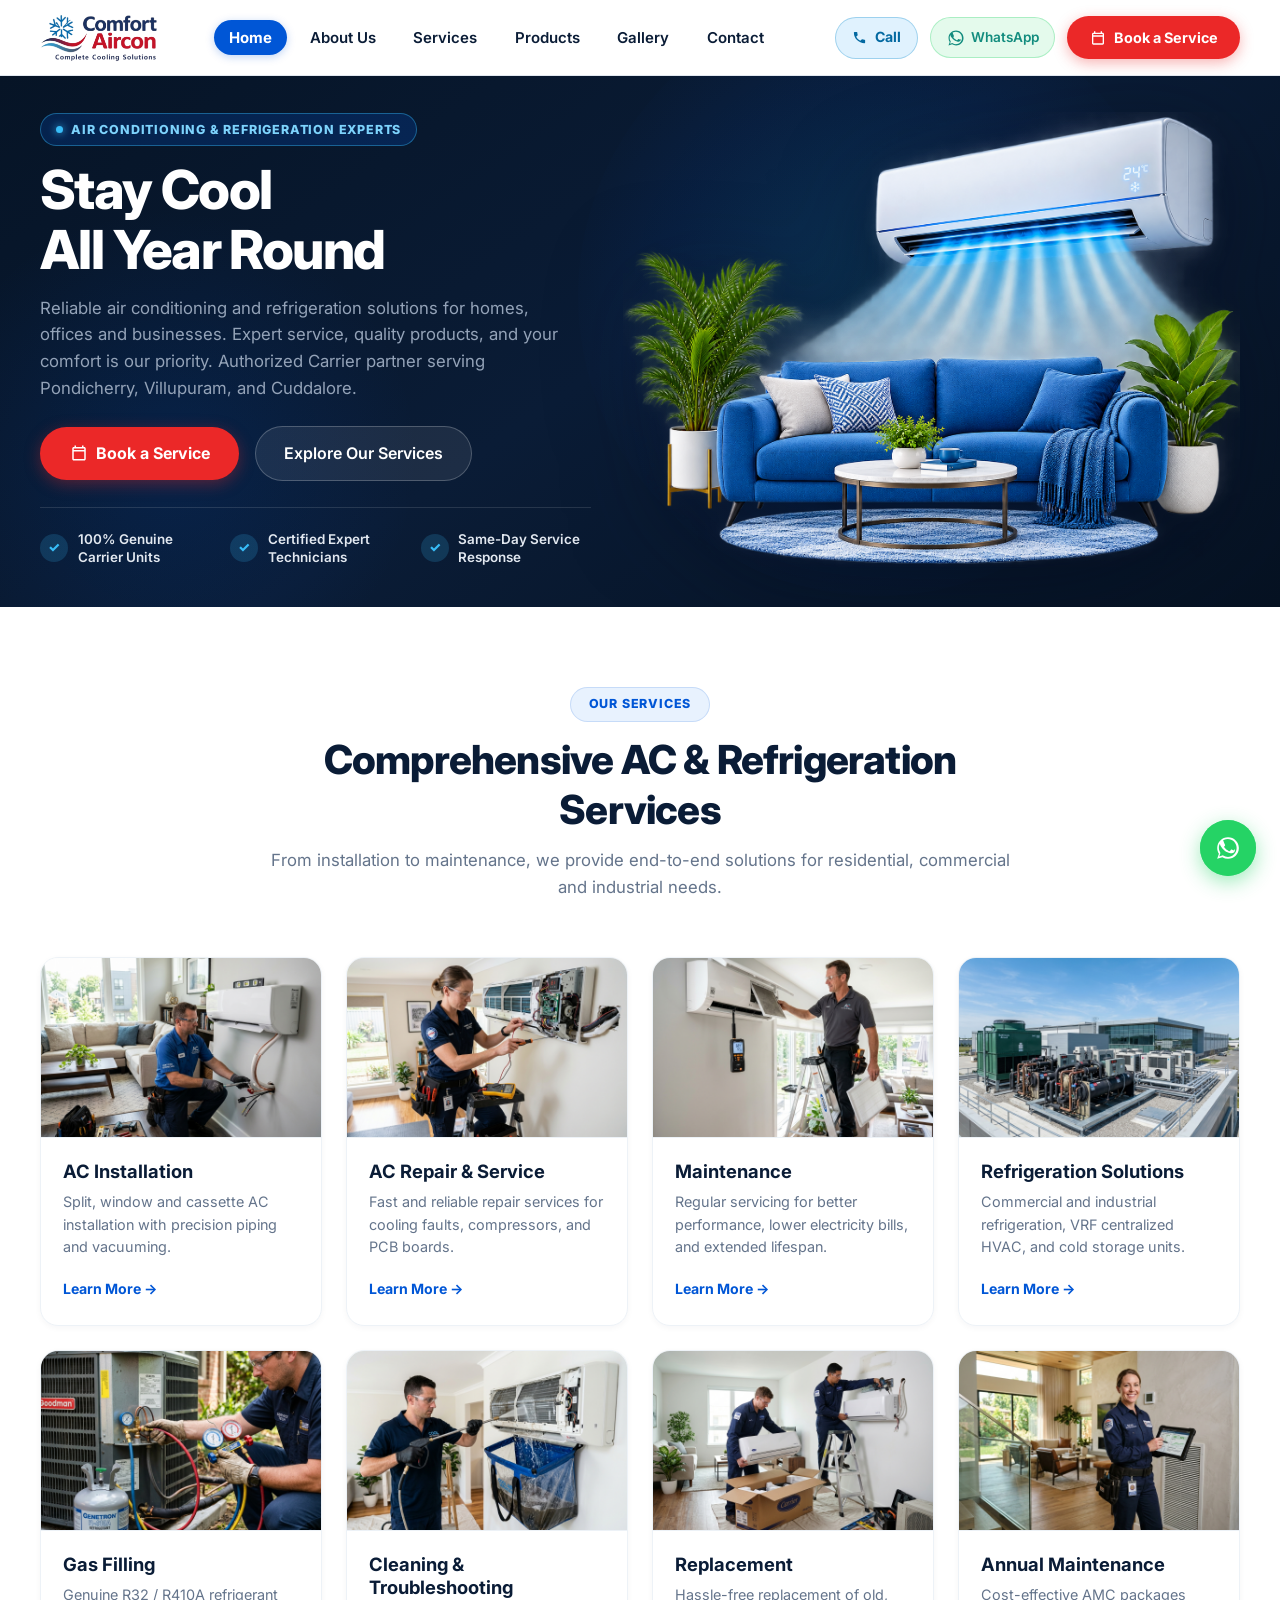
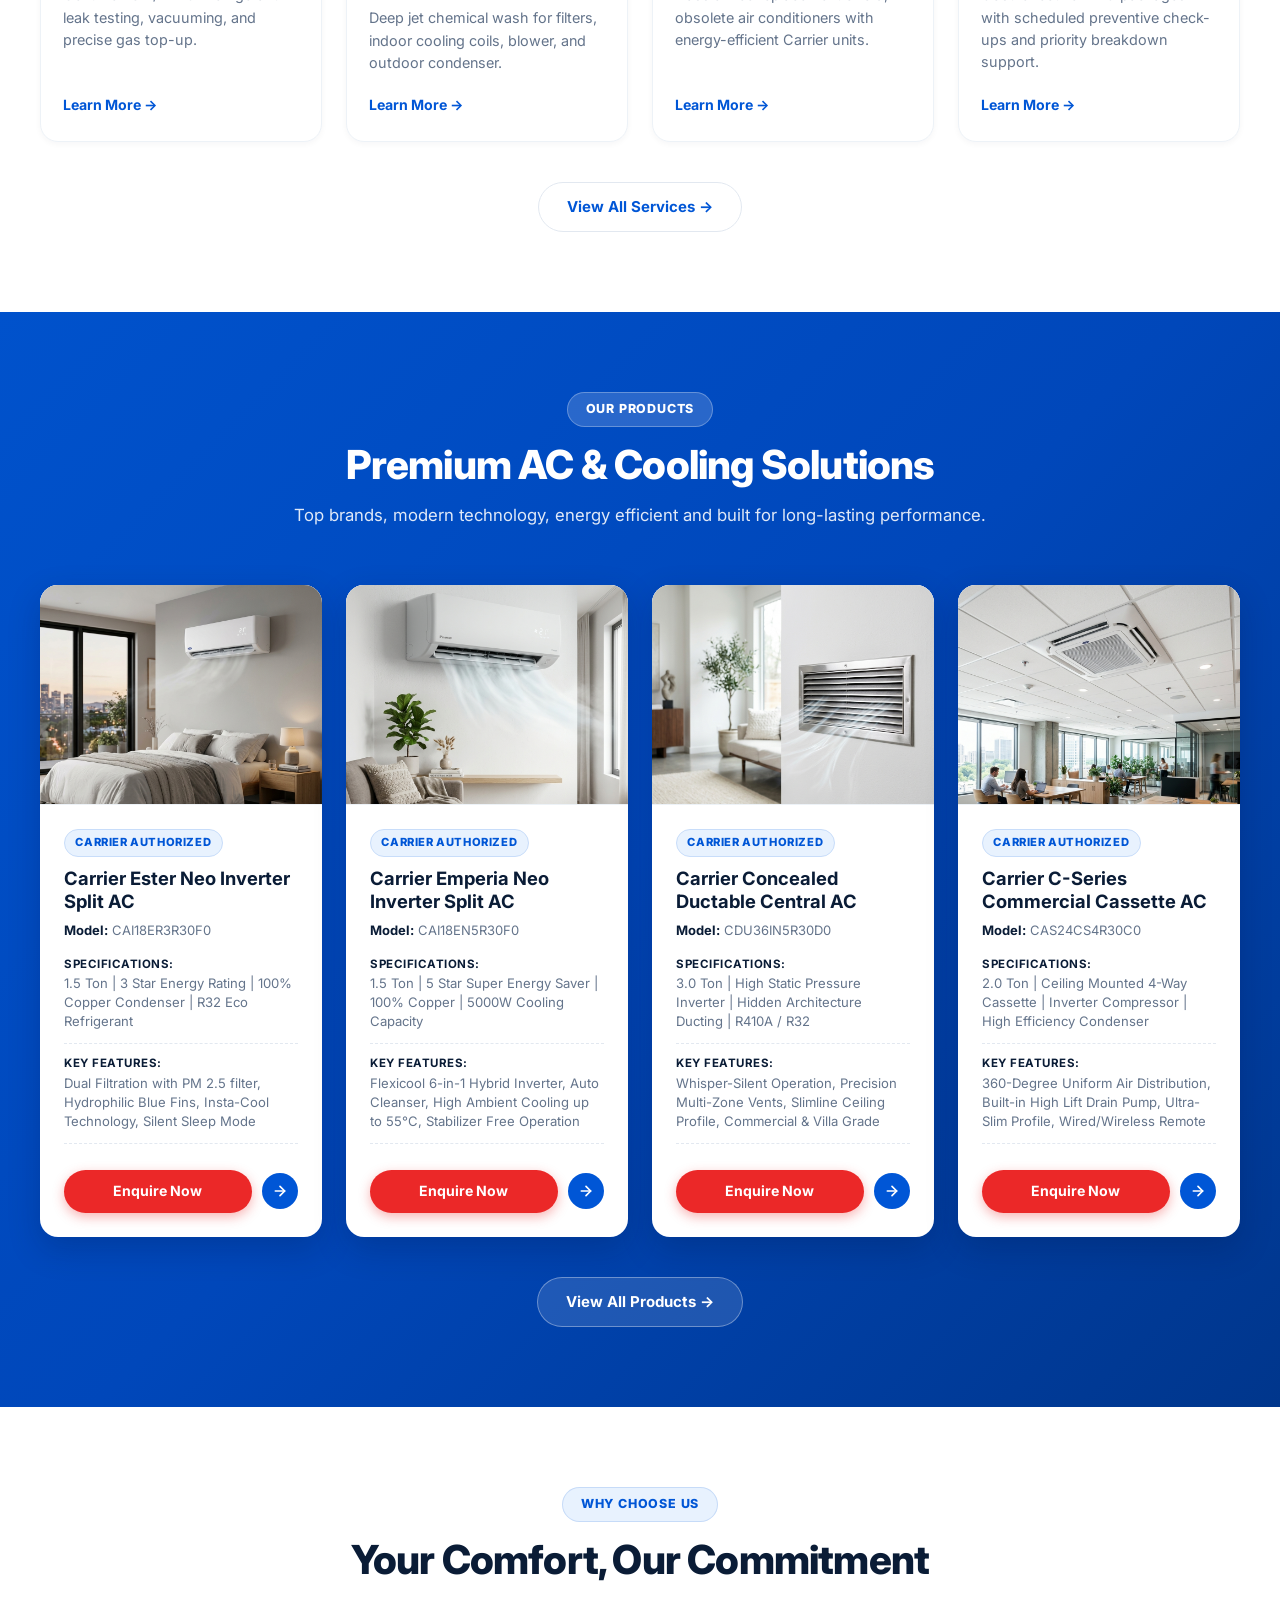
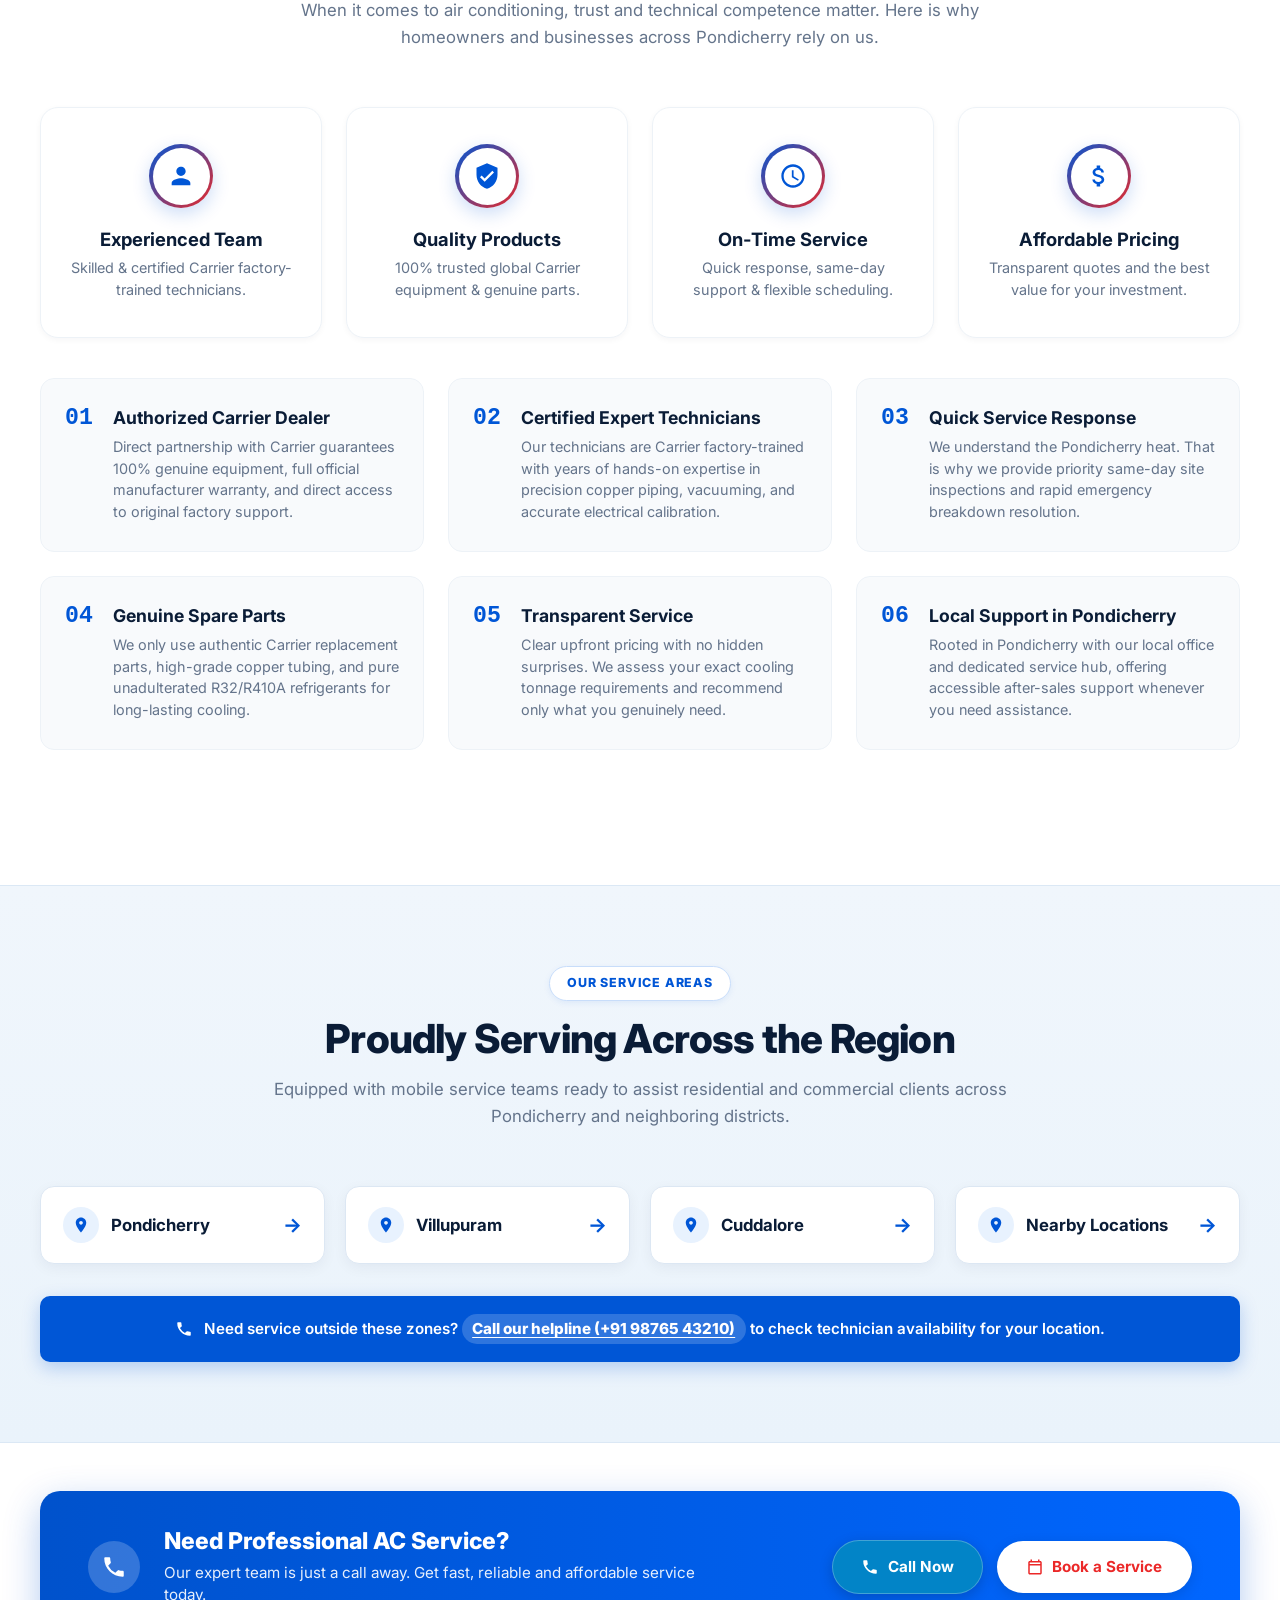
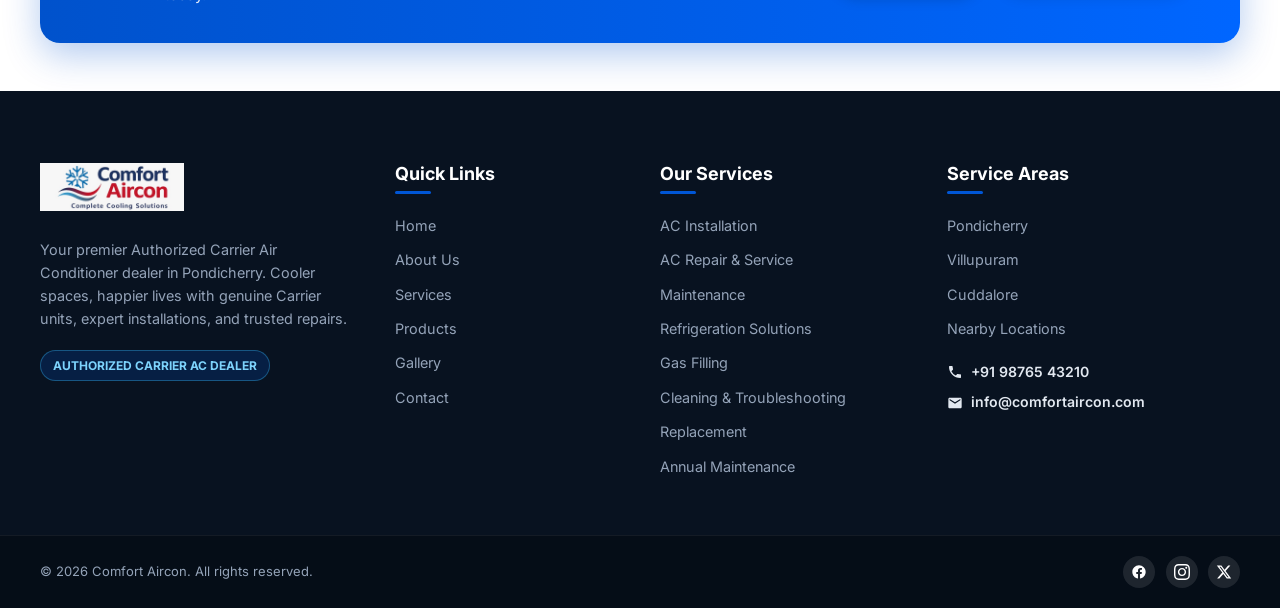
<file: index.html>
<!DOCTYPE html>
<html lang="en">

<head>
  <meta charset="UTF-8" />
  <meta name="viewport" content="width=device-width, initial-scale=1.0, maximum-scale=1.0, user-scalable=no, viewport-fit=cover" />
  <title>Comfort Aircon | Carrier AC Dealer &amp; AC Services in Pondicherry</title>
  <meta name="description"
    content="Authorized Carrier AC dealer and trusted AC service center in Pondicherry. Expert AC installation, repair, gas filling, maintenance and AMC in Pondicherry, Villupuram, and Cuddalore." />
  <meta name="keywords"
    content="Carrier AC dealer Pondicherry, AC service Pondicherry, AC installation, AC repair Pondicherry, Carrier inverter AC, AC gas filling Pondicherry, Villupuram, Cuddalore" />

  <!-- Open Graph Meta Tags -->
  <meta property="og:title" content="Comfort Aircon | Carrier AC Dealer &amp; AC Services in Pondicherry" />
  <meta property="og:description"
    content="Authorized Carrier AC dealer in Pondicherry. Fast AC installation, repair, gas filling, and preventive maintenance across Pondicherry, Villupuram, and Cuddalore." />
  <meta property="og:type" content="website" />
  <meta property="og:url" content="https://comfortaircon.com/" />
  <meta property="og:image" content="assets/images/herobanner.png" />

  <!-- Google Font: Inter -->
  <link rel="preconnect" href="https://fonts.googleapis.com" />
  <link rel="preconnect" href="https://fonts.gstatic.com" crossorigin />
  <link href="https://fonts.googleapis.com/css2?family=Inter:wght@400;500;600;700;800&display=swap" rel="stylesheet" />

  <!-- Stylesheet -->
  <link rel="stylesheet" href="css/style.css" />

  <!-- LocalBusiness Schema (JSON-LD) for SEO -->
  <script type="application/ld+json">
  {
    "@context": "https://schema.org",
    "@type": "HVACBusiness",
    "name": "Comfort Aircon",
    "image": "assets/images/logo.png",
    "description": "Authorized Carrier Air Conditioners dealer and multi-brand AC repair and maintenance service specialist in Pondicherry.",
    "address": {
      "@type": "PostalAddress",
      "streetAddress": "No. 45, Anna Salai, Near New Bus Stand",
      "addressLocality": "Pondicherry",
      "postalCode": "605001",
      "addressRegion": "Tamil Nadu / Puducherry",
      "addressCountry": "IN"
    },
    "geo": {
      "@type": "GeoCoordinates",
      "latitude": "11.9340",
      "longitude": "79.8306"
    },
    "telephone": "+919876543210",
    "email": "info@comfortaircon.com",
    "priceRange": "$$",
    "openingHoursSpecification": [
      {
        "@type": "OpeningHoursSpecification",
        "dayOfWeek": ["Monday", "Tuesday", "Wednesday", "Thursday", "Friday", "Saturday"],
        "opens": "09:00",
        "closes": "20:00"
      },
      {
        "@type": "OpeningHoursSpecification",
        "dayOfWeek": "Sunday",
        "opens": "10:00",
        "closes": "14:00"
      }
    ],
    "areaServed": [
      "Pondicherry",
      "Villupuram",
      "Cuddalore"
    ]
  }
  </script>
</head>

<body>

  <!-- Injected Header by layout.js -->
  <div id="site-header"></div>

  <!-- Main Home Page Content -->
  <main class="site-main">

    <!-- 1. HERO / BANNER SECTION (Modern & Bold Dark Hero) -->
    <section class="hero-section" id="hero" aria-labelledby="hero-heading">
      <div class="container hero-grid">
        <div class="hero-content reveal-on-scroll">
          <div class="hero-tag-pill">
            <span class="pill-dot" aria-hidden="true"></span>
            <span>AIR CONDITIONING &amp; REFRIGERATION EXPERTS</span>
          </div>

          <h1 id="hero-heading" class="hero-title">
            Stay Cool <br />
            <span class="hero-title-accent">All Year Round</span>
          </h1>

          <p class="hero-description">
            Reliable air conditioning and refrigeration solutions for homes, offices and businesses. Expert service,
            quality products, and your comfort is our priority. Authorized Carrier partner serving Pondicherry,
            Villupuram, and Cuddalore.
          </p>

          <div class="hero-cta-group">
            <button type="button" class="btn btn-pill-red" data-action="open-enquiry" aria-label="Book a Service">
              <svg xmlns="http://www.w3.org/2000/svg" viewBox="0 0 24 24" width="18" height="18" fill="currentColor"
                aria-hidden="true">
                <path d="M19 4h-1V2h-2v2H8V2H6v2H5c-1.11 0-1.99.9-1.99 2L3 20c0 1.1.89 2 2 2h14c1.1 0 2-.9 2-2V6c0-1.1-.9-2-2-2zm0 16H5V10h14v10zm0-12H5V6h14v2z" />
              </svg>
              <span>Book a Service</span>
            </button>
            <a href="#services" class="btn btn-pill-dark" aria-label="Explore Our Services">
              <span>Explore Our Services</span>
            </a>
          </div>

          <!-- Key Highlights Strip -->
          <div class="hero-features-strip">
            <div class="hero-feature-item">
              <div class="hero-feature-icon" aria-hidden="true">✓</div>
              <span class="hero-feature-text">100% Genuine Carrier Units</span>
            </div>
            <div class="hero-feature-item">
              <div class="hero-feature-icon" aria-hidden="true">✓</div>
              <span class="hero-feature-text">Certified Expert Technicians</span>
            </div>
            <div class="hero-feature-item">
              <div class="hero-feature-icon" aria-hidden="true">✓</div>
              <span class="hero-feature-text">Same-Day Service Response</span>
            </div>
          </div>
        </div>

        <div class="hero-media reveal-on-scroll">
          <div class="hero-banner-wrapper">
            <img src="assets/images/herobanner.png"
              alt="Stay Cool All Year Round - Carrier Split Air Conditioner cooling living room with royal blue sofa"
              class="hero-banner-png" width="720" height="530" />
          </div>
        </div>
      </div>
    </section>

    <!-- 2. SERVICES OVERVIEW SECTION -->
    <section class="services-section section-padding" id="services" aria-labelledby="services-heading">
      <div class="container">
        <div class="section-header reveal-on-scroll">
          <span class="section-tag-pill">OUR SERVICES</span>
          <h2 id="services-heading" class="section-title">Comprehensive AC &amp; Refrigeration Services</h2>
          <p class="section-desc">
            From installation to maintenance, we provide end-to-end solutions for residential, commercial and industrial
            needs.
          </p>
        </div>

        <!-- 8 Service Cards matching the clean card design in reference image -->
        <div class="services-grid">
          <!-- 1. AC Installation -->
          <article class="service-card-modern reveal-item">
            <div class="service-card-image-wrap">
              <img src="assets/images/service-installation.jpg" alt="AC Installation" class="service-card-img"
                loading="lazy" width="400" height="240" />
            </div>
            <div class="service-card-body">
              <h3 class="service-name">AC Installation</h3>
              <p class="service-desc">Split, window and cassette AC installation with precision piping and vacuuming.
              </p>
              <a href="services.html" class="service-link">Learn More &rarr;</a>
            </div>
          </article>

          <!-- 2. AC Repair & Service -->
          <article class="service-card-modern reveal-item">
            <div class="service-card-image-wrap">
              <img src="assets/images/service-repair.jpg" alt="AC Repair and Service" class="service-card-img"
                loading="lazy" width="400" height="240" />
            </div>
            <div class="service-card-body">
              <h3 class="service-name">AC Repair &amp; Service</h3>
              <p class="service-desc">Fast and reliable repair services for cooling faults, compressors, and PCB boards.
              </p>
              <a href="services.html" class="service-link">Learn More &rarr;</a>
            </div>
          </article>

          <!-- 3. Maintenance -->
          <article class="service-card-modern reveal-item">
            <div class="service-card-image-wrap">
              <img src="assets/images/service-maintenance.jpg" alt="AC Maintenance" class="service-card-img"
                loading="lazy" width="400" height="240" />
            </div>
            <div class="service-card-body">
              <h3 class="service-name">Maintenance</h3>
              <p class="service-desc">Regular servicing for better performance, lower electricity bills, and extended
                lifespan.</p>
              <a href="services.html" class="service-link">Learn More &rarr;</a>
            </div>
          </article>

          <!-- 4. Refrigeration Solutions -->
          <article class="service-card-modern reveal-item">
            <div class="service-card-image-wrap">
              <img src="assets/images/service-refrigeration.jpg" alt="Refrigeration Solutions" class="service-card-img"
                loading="lazy" width="400" height="240" />
            </div>
            <div class="service-card-body">
              <h3 class="service-name">Refrigeration Solutions</h3>
              <p class="service-desc">Commercial and industrial refrigeration, VRF centralized HVAC, and cold storage
                units.</p>
              <a href="services.html" class="service-link">Learn More &rarr;</a>
            </div>
          </article>

          <!-- 5. Gas Filling -->
          <article class="service-card-modern reveal-item">
            <div class="service-card-image-wrap">
              <img src="assets/images/service-gas-filling.jpg" alt="Gas Filling" class="service-card-img" loading="lazy"
                width="400" height="240" />
            </div>
            <div class="service-card-body">
              <h3 class="service-name">Gas Filling</h3>
              <p class="service-desc">Genuine R32 / R410A refrigerant leak testing, vacuuming, and precise gas top-up.
              </p>
              <a href="services.html" class="service-link">Learn More &rarr;</a>
            </div>
          </article>

          <!-- 6. Cleaning & Troubleshooting -->
          <article class="service-card-modern reveal-item">
            <div class="service-card-image-wrap">
              <img src="assets/images/service-cleaning.jpg" alt="Cleaning and Troubleshooting" class="service-card-img"
                loading="lazy" width="400" height="240" />
            </div>
            <div class="service-card-body">
              <h3 class="service-name">Cleaning &amp; Troubleshooting</h3>
              <p class="service-desc">Deep jet chemical wash for filters, indoor cooling coils, blower, and outdoor
                condenser.</p>
              <a href="services.html" class="service-link">Learn More &rarr;</a>
            </div>
          </article>

          <!-- 7. Replacement -->
          <article class="service-card-modern reveal-item">
            <div class="service-card-image-wrap">
              <img src="assets/images/service-replacement.jpg" alt="AC Replacement" class="service-card-img"
                loading="lazy" width="400" height="240" />
            </div>
            <div class="service-card-body">
              <h3 class="service-name">Replacement</h3>
              <p class="service-desc">Hassle-free replacement of old, obsolete air conditioners with energy-efficient
                Carrier units.</p>
              <a href="services.html" class="service-link">Learn More &rarr;</a>
            </div>
          </article>

          <!-- 8. Annual Maintenance -->
          <article class="service-card-modern reveal-item">
            <div class="service-card-image-wrap">
              <img src="assets/images/service-annual-maintenance.jpg" alt="Annual Maintenance Contract"
                class="service-card-img" loading="lazy" width="400" height="240" />
            </div>
            <div class="service-card-body">
              <h3 class="service-name">Annual Maintenance</h3>
              <p class="service-desc">Cost-effective AMC packages with scheduled preventive check-ups and priority
                breakdown support.</p>
              <a href="services.html" class="service-link">Learn More &rarr;</a>
            </div>
          </article>
        </div>

        <div class="section-footer-cta reveal-on-scroll">
          <a href="services.html" class="btn btn-secondary">
            View All Services &rarr;
          </a>
        </div>
      </div>
    </section>

    <!-- 3. FEATURED PRODUCTS SECTION (Royal Blue Vibrant Background) -->
    <section class="products-section section-padding" id="products" aria-labelledby="products-heading">
      <div class="container">
        <div class="section-header reveal-on-scroll">
          <span class="section-tag-pill tag-pill-translucent">OUR PRODUCTS</span>
          <h2 id="products-heading" class="section-title text-white">Premium AC &amp; Cooling Solutions</h2>
          <p class="section-desc text-white-muted">
            Top brands, modern technology, energy efficient and built for long-lasting performance.
          </p>
        </div>

        <!-- Rendered dynamically from CONFIG.mockProducts via main.js (fallback cards below) -->
        <div class="products-grid" id="featured-products-container">
          <!-- 1. Carrier Ester Neo Split AC -->
          <article class="product-card reveal-item" data-product-id="carrier-ester-neo-15-3s">
            <div class="product-image-wrap">
              <img src="assets/images/carrier-split.png" alt="Carrier Ester Neo Inverter Split AC - Model CAI18ER3R30F0"
                class="product-img" loading="lazy" width="400" height="250" />
            </div>
            <div class="product-content">
              <div class="product-badge">Carrier Authorized</div>
              <h3 class="product-name">Carrier Ester Neo Inverter Split AC</h3>
              <p class="product-model"><span class="model-label">Model:</span> CAI18ER3R30F0</p>
              <div class="product-info-block">
                <h4 class="product-info-heading">Specifications:</h4>
                <p class="product-spec-text">1.5 Ton | 3 Star Energy Rating | 100% Copper Condenser | R32 Eco
                  Refrigerant</p>
              </div>
              <div class="product-info-block">
                <h4 class="product-info-heading">Key Features:</h4>
                <p class="product-feature-text">Dual Filtration with PM 2.5 filter, Hydrophilic Blue Fins, Insta-Cool
                  Technology, Silent Sleep Mode</p>
              </div>
              <div class="product-action-row">
                <button type="button" class="btn btn-product-enquire" data-action="enquire-product"
                  data-product-name="Carrier Ester Neo Inverter Split AC"
                  aria-label="Enquire about Carrier Ester Neo Inverter Split AC">
                  Enquire Now
                </button>
                <button type="button" class="btn-product-arrow" data-action="enquire-product"
                  data-product-name="Carrier Ester Neo Inverter Split AC"
                  aria-label="View or enquire about Carrier Ester Neo Inverter Split AC">
                  <svg viewBox="0 0 24 24" width="16" height="16" fill="none" stroke="currentColor" stroke-width="2.5"
                    stroke-linecap="round" stroke-linejoin="round">
                    <line x1="5" y1="12" x2="19" y2="12"></line>
                    <polyline points="12 5 19 12 12 19"></polyline>
                  </svg>
                </button>
              </div>
            </div>
          </article>

          <!-- 2. Carrier Emperia Neo Split AC -->
          <article class="product-card reveal-item" data-product-id="carrier-emperia-neo-15-5s">
            <div class="product-image-wrap">
              <img src="assets/images/toshiba-split.png"
                alt="Carrier Emperia Neo Inverter Split AC - Model CAI18EN5R30F0" class="product-img" loading="lazy"
                width="400" height="250" />
            </div>
            <div class="product-content">
              <div class="product-badge">Carrier Authorized</div>
              <h3 class="product-name">Carrier Emperia Neo Inverter Split AC</h3>
              <p class="product-model"><span class="model-label">Model:</span> CAI18EN5R30F0</p>
              <div class="product-info-block">
                <h4 class="product-info-heading">Specifications:</h4>
                <p class="product-spec-text">1.5 Ton | 5 Star Super Energy Saver | 100% Copper | 5000W Cooling Capacity
                </p>
              </div>
              <div class="product-info-block">
                <h4 class="product-info-heading">Key Features:</h4>
                <p class="product-feature-text">Flexicool 6-in-1 Hybrid Inverter, Auto Cleanser, High Ambient Cooling up
                  to 55°C, Stabilizer Free Operation</p>
              </div>
              <div class="product-action-row">
                <button type="button" class="btn btn-product-enquire" data-action="enquire-product"
                  data-product-name="Carrier Emperia Neo Inverter Split AC"
                  aria-label="Enquire about Carrier Emperia Neo Inverter Split AC">
                  Enquire Now
                </button>
                <button type="button" class="btn-product-arrow" data-action="enquire-product"
                  data-product-name="Carrier Emperia Neo Inverter Split AC"
                  aria-label="View or enquire about Carrier Emperia Neo Inverter Split AC">
                  <svg viewBox="0 0 24 24" width="16" height="16" fill="none" stroke="currentColor" stroke-width="2.5"
                    stroke-linecap="round" stroke-linejoin="round">
                    <line x1="5" y1="12" x2="19" y2="12"></line>
                    <polyline points="12 5 19 12 12 19"></polyline>
                  </svg>
                </button>
              </div>
            </div>
          </article>

          <!-- 3. Carrier Concealed Ductable Central AC -->
          <article class="product-card reveal-item" data-product-id="carrier-ductable-inverter">
            <div class="product-image-wrap">
              <img src="assets/images/carrier-ductable.png"
                alt="Carrier Concealed Ductable Central AC - Model CDU36IN5R30D0" class="product-img" loading="lazy"
                width="400" height="250" />
            </div>
            <div class="product-content">
              <div class="product-badge">Carrier Authorized</div>
              <h3 class="product-name">Carrier Concealed Ductable Central AC</h3>
              <p class="product-model"><span class="model-label">Model:</span> CDU36IN5R30D0</p>
              <div class="product-info-block">
                <h4 class="product-info-heading">Specifications:</h4>
                <p class="product-spec-text">3.0 Ton | High Static Pressure Inverter | Hidden Architecture Ducting |
                  R410A / R32</p>
              </div>
              <div class="product-info-block">
                <h4 class="product-info-heading">Key Features:</h4>
                <p class="product-feature-text">Whisper-Silent Operation, Precision Multi-Zone Vents, Slimline Ceiling
                  Profile, Commercial &amp; Villa Grade</p>
              </div>
              <div class="product-action-row">
                <button type="button" class="btn btn-product-enquire" data-action="enquire-product"
                  data-product-name="Carrier Concealed Ductable Central AC"
                  aria-label="Enquire about Carrier Concealed Ductable Central AC">
                  Enquire Now
                </button>
                <button type="button" class="btn-product-arrow" data-action="enquire-product"
                  data-product-name="Carrier Concealed Ductable Central AC"
                  aria-label="View or enquire about Carrier Concealed Ductable Central AC">
                  <svg viewBox="0 0 24 24" width="16" height="16" fill="none" stroke="currentColor" stroke-width="2.5"
                    stroke-linecap="round" stroke-linejoin="round">
                    <line x1="5" y1="12" x2="19" y2="12"></line>
                    <polyline points="12 5 19 12 12 19"></polyline>
                  </svg>
                </button>
              </div>
            </div>
          </article>

          <!-- 4. Carrier C-Series Commercial Cassette AC -->
          <article class="product-card reveal-item" data-product-id="carrier-c-series-cassette">
            <div class="product-image-wrap">
              <img src="assets/images/carrier-cassette.png"
                alt="Carrier C-Series Commercial Cassette AC - Model CAS24CS4R30C0" class="product-img" loading="lazy"
                width="400" height="250" />
            </div>
            <div class="product-content">
              <div class="product-badge">Carrier Authorized</div>
              <h3 class="product-name">Carrier C-Series Commercial Cassette AC</h3>
              <p class="product-model"><span class="model-label">Model:</span> CAS24CS4R30C0</p>
              <div class="product-info-block">
                <h4 class="product-info-heading">Specifications:</h4>
                <p class="product-spec-text">2.0 Ton | Ceiling Mounted 4-Way Cassette | Inverter Compressor | High
                  Efficiency Condenser</p>
              </div>
              <div class="product-info-block">
                <h4 class="product-info-heading">Key Features:</h4>
                <p class="product-feature-text">360-Degree Uniform Air Distribution, Built-in High Lift Drain Pump,
                  Ultra-Slim Profile, Wired/Wireless Remote</p>
              </div>
              <div class="product-action-row">
                <button type="button" class="btn btn-product-enquire" data-action="enquire-product"
                  data-product-name="Carrier C-Series Commercial Cassette AC"
                  aria-label="Enquire about Carrier C-Series Commercial Cassette AC">
                  Enquire Now
                </button>
                <button type="button" class="btn-product-arrow" data-action="enquire-product"
                  data-product-name="Carrier C-Series Commercial Cassette AC"
                  aria-label="View or enquire about Carrier C-Series Commercial Cassette AC">
                  <svg viewBox="0 0 24 24" width="16" height="16" fill="none" stroke="currentColor" stroke-width="2.5"
                    stroke-linecap="round" stroke-linejoin="round">
                    <line x1="5" y1="12" x2="19" y2="12"></line>
                    <polyline points="12 5 19 12 12 19"></polyline>
                  </svg>
                </button>
              </div>
            </div>
          </article>
        </div>

        <div class="section-footer-cta reveal-on-scroll">
          <a href="products.html" class="btn btn-secondary-white">
            View All Products &rarr;
          </a>
        </div>
      </div>
    </section>

    <!-- 4. WHY CHOOSE US SECTION -->
    <section class="why-section section-padding" id="why" aria-labelledby="why-heading">
      <div class="container">
        <div class="section-header reveal-on-scroll">
          <span class="section-tag-pill">WHY CHOOSE US</span>
          <h2 id="why-heading" class="section-title">Your Comfort, Our Commitment</h2>
          <p class="section-desc">
            When it comes to air conditioning, trust and technical competence matter. Here is why homeowners and
            businesses across Pondicherry rely on us.
          </p>
        </div>

        <!-- 4 Key Advantage Circular Badges (Matching Reference Image) -->
        <div class="advantage-pillars-grid">
          <!-- Pillar 1 -->
          <div class="advantage-pillar-card reveal-item">
            <div class="pillar-circle-badge" aria-hidden="true">
              <div class="pillar-circle-inner">
                <svg viewBox="0 0 24 24" width="28" height="28" fill="currentColor">
                  <path
                    d="M12 12c2.21 0 4-1.79 4-4s-1.79-4-4-4-4 1.79-4 4 1.79 4 4 4zm0 2c-2.67 0-8 1.34-8 4v2h16v-2c0-2.66-5.33-4-8-4z" />
                </svg>
              </div>
            </div>
            <h3 class="pillar-title">Experienced Team</h3>
            <p class="pillar-desc">Skilled &amp; certified Carrier factory-trained technicians.</p>
          </div>

          <!-- Pillar 2 -->
          <div class="advantage-pillar-card reveal-item">
            <div class="pillar-circle-badge" aria-hidden="true">
              <div class="pillar-circle-inner">
                <svg viewBox="0 0 24 24" width="28" height="28" fill="currentColor">
                  <path
                    d="M12 1L3 5v6c0 5.55 3.84 10.74 9 12 5.16-1.26 9-6.45 9-12V5l-9-4zm-2 16l-4-4 1.41-1.41L10 14.17l6.59-6.59L18 9l-8 8z" />
                </svg>
              </div>
            </div>
            <h3 class="pillar-title">Quality Products</h3>
            <p class="pillar-desc">100% trusted global Carrier equipment &amp; genuine parts.</p>
          </div>

          <!-- Pillar 3 -->
          <div class="advantage-pillar-card reveal-item">
            <div class="pillar-circle-badge" aria-hidden="true">
              <div class="pillar-circle-inner">
                <svg viewBox="0 0 24 24" width="28" height="28" fill="currentColor">
                  <path
                    d="M11.99 2C6.47 2 2 6.48 2 12s4.47 10 9.99 10C17.52 22 22 17.52 22 12S17.52 2 11.99 2zM12 20c-4.42 0-8-3.58-8-8s3.58-8 8-8 8 3.58 8 8-3.58 8-8 8zm.5-13H11v6l5.25 3.15.75-1.23-4.5-2.67z" />
                </svg>
              </div>
            </div>
            <h3 class="pillar-title">On-Time Service</h3>
            <p class="pillar-desc">Quick response, same-day support &amp; flexible scheduling.</p>
          </div>

          <!-- Pillar 4 -->
          <div class="advantage-pillar-card reveal-item">
            <div class="pillar-circle-badge" aria-hidden="true">
              <div class="pillar-circle-inner">
                <svg viewBox="0 0 24 24" width="28" height="28" fill="currentColor">
                  <path
                    d="M11.8 10.9c-2.27-.59-3-1.2-3-2.15 0-1.09 1.01-1.85 2.7-1.85 1.78 0 2.44.85 2.5 2.1h2.21c-.07-1.72-1.12-3.3-3.21-3.81V3h-3v2.16c-1.94.42-3.5 1.68-3.5 3.61 0 2.31 1.91 3.46 4.7 4.13 2.5.6 3 1.48 3 2.41 0 .69-.49 1.79-2.7 1.79-2.06 0-2.87-.92-2.98-2.1h-2.2c.12 2.19 1.76 3.42 3.68 3.83V21h3v-2.15c1.95-.37 3.5-1.5 3.5-3.55 0-2.84-2.43-3.81-4.7-4.4z" />
                </svg>
              </div>
            </div>
            <h3 class="pillar-title">Affordable Pricing</h3>
            <p class="pillar-desc">Transparent quotes and the best value for your investment.</p>
          </div>
        </div>

        <!-- Detailed 6 Reasons Grid -->
        <div class="reasons-grid">
          <!-- Reason 1 -->
          <article class="reason-card reveal-item">
            <span class="reason-number">01</span>
            <div class="reason-content">
              <h3 class="reason-title">Authorized Carrier Dealer</h3>
              <p class="reason-desc">Direct partnership with Carrier guarantees 100% genuine equipment, full official
                manufacturer warranty, and direct access to original factory support.</p>
            </div>
          </article>

          <!-- Reason 2 -->
          <article class="reason-card reveal-item">
            <span class="reason-number">02</span>
            <div class="reason-content">
              <h3 class="reason-title">Certified Expert Technicians</h3>
              <p class="reason-desc">Our technicians are Carrier factory-trained with years of hands-on expertise in
                precision copper piping, vacuuming, and accurate electrical calibration.</p>
            </div>
          </article>

          <!-- Reason 3 -->
          <article class="reason-card reveal-item">
            <span class="reason-number">03</span>
            <div class="reason-content">
              <h3 class="reason-title">Quick Service Response</h3>
              <p class="reason-desc">We understand the Pondicherry heat. That is why we provide priority same-day site
                inspections and rapid emergency breakdown resolution.</p>
            </div>
          </article>

          <!-- Reason 4 -->
          <article class="reason-card reveal-item">
            <span class="reason-number">04</span>
            <div class="reason-content">
              <h3 class="reason-title">Genuine Spare Parts</h3>
              <p class="reason-desc">We only use authentic Carrier replacement parts, high-grade copper tubing, and pure
                unadulterated R32/R410A refrigerants for long-lasting cooling.</p>
            </div>
          </article>

          <!-- Reason 5 -->
          <article class="reason-card reveal-item">
            <span class="reason-number">05</span>
            <div class="reason-content">
              <h3 class="reason-title">Transparent Service</h3>
              <p class="reason-desc">Clear upfront pricing with no hidden surprises. We assess your exact cooling
                tonnage requirements and recommend only what you genuinely need.</p>
            </div>
          </article>

          <!-- Reason 6 -->
          <article class="reason-card reveal-item">
            <span class="reason-number">06</span>
            <div class="reason-content">
              <h3 class="reason-title">Local Support in Pondicherry</h3>
              <p class="reason-desc">Rooted in Pondicherry with our local office and dedicated service hub, offering
                accessible after-sales support whenever you need assistance.</p>
            </div>
          </article>
        </div>


      </div>
    </section>

    <!-- 5. SERVICE AREAS SECTION -->
    <section class="areas-section section-padding" id="areas" aria-labelledby="areas-heading">
      <div class="container">
        <div class="section-header reveal-on-scroll">
          <span class="section-tag-pill">OUR SERVICE AREAS</span>
          <h2 id="areas-heading" class="section-title">Proudly Serving Across the Region</h2>
          <p class="section-desc">
            Equipped with mobile service teams ready to assist residential and commercial clients across Pondicherry and
            neighboring districts.
          </p>
        </div>

        <div class="areas-grid">
          <!-- Area 1: Pondicherry -->
          <div class="area-pill-card reveal-item">
            <div class="area-pill-left">
              <div class="area-pin-icon" aria-hidden="true">
                <svg viewBox="0 0 24 24" width="18" height="18" fill="currentColor">
                  <path
                    d="M12 2C8.13 2 5 5.13 5 9c0 5.25 7 13 7 13s7-7.75 7-13c0-3.87-3.13-7-7-7zm0 9.5c-1.38 0-2.5-1.12-2.5-2.5s1.12-2.5 2.5-2.5 2.5 1.12 2.5 2.5-1.12 2.5-2.5 2.5z" />
                </svg>
              </div>
              <span class="area-pill-name">Pondicherry</span>
            </div>
            <span class="area-chevron" aria-hidden="true">&rarr;</span>
          </div>

          <!-- Area 2: Villupuram -->
          <div class="area-pill-card reveal-item">
            <div class="area-pill-left">
              <div class="area-pin-icon" aria-hidden="true">
                <svg viewBox="0 0 24 24" width="18" height="18" fill="currentColor">
                  <path
                    d="M12 2C8.13 2 5 5.13 5 9c0 5.25 7 13 7 13s7-7.75 7-13c0-3.87-3.13-7-7-7zm0 9.5c-1.38 0-2.5-1.12-2.5-2.5s1.12-2.5 2.5-2.5 2.5 1.12 2.5 2.5-1.12 2.5-2.5 2.5z" />
                </svg>
              </div>
              <span class="area-pill-name">Villupuram</span>
            </div>
            <span class="area-chevron" aria-hidden="true">&rarr;</span>
          </div>

          <!-- Area 3: Cuddalore -->
          <div class="area-pill-card reveal-item">
            <div class="area-pill-left">
              <div class="area-pin-icon" aria-hidden="true">
                <svg viewBox="0 0 24 24" width="18" height="18" fill="currentColor">
                  <path
                    d="M12 2C8.13 2 5 5.13 5 9c0 5.25 7 13 7 13s7-7.75 7-13c0-3.87-3.13-7-7-7zm0 9.5c-1.38 0-2.5-1.12-2.5-2.5s1.12-2.5 2.5-2.5 2.5 1.12 2.5 2.5-1.12 2.5-2.5 2.5z" />
                </svg>
              </div>
              <span class="area-pill-name">Cuddalore</span>
            </div>
            <span class="area-chevron" aria-hidden="true">&rarr;</span>
          </div>

          <!-- Area 4: Nearby -->
          <div class="area-pill-card reveal-item">
            <div class="area-pill-left">
              <div class="area-pin-icon" aria-hidden="true">
                <svg viewBox="0 0 24 24" width="18" height="18" fill="currentColor">
                  <path
                    d="M12 2C8.13 2 5 5.13 5 9c0 5.25 7 13 7 13s7-7.75 7-13c0-3.87-3.13-7-7-7zm0 9.5c-1.38 0-2.5-1.12-2.5-2.5s1.12-2.5 2.5-2.5 2.5 1.12 2.5 2.5-1.12 2.5-2.5 2.5z" />
                </svg>
              </div>
              <span class="area-pill-name">Nearby Locations</span>
            </div>
            <span class="area-chevron" aria-hidden="true">&rarr;</span>
          </div>
        </div>

        <div class="areas-note-banner reveal-on-scroll">
          <svg viewBox="0 0 24 24" width="18" height="18" fill="currentColor" aria-hidden="true">
            <path
              d="M6.62 10.79a15.05 15.05 0 006.59 6.59l2.2-2.2a1 1 0 011.02-.24 11.41 11.41 0 003.58.57 1 1 0 011 1V20a1 1 0 01-1 1A17 17 0 013 4a1 1 0 011-1h3.5a1 1 0 011 1 11.41 11.41 0 00.57 3.58 1 1 0 01-.25 1.02l-2.2 2.19z" />
          </svg>
          <span>Need service outside these zones? <a href="tel:+919876543210" class="helpline-call-link" data-bind="call-link">Call our helpline (+91 98765 43210)</a> to check technician availability for your location.</span>
        </div>
      </div>
    </section>

    <!-- 6. ENQUIRY / CTA BANNER STRIP (Matching Image Style) -->
    <section class="enquiry-strip-section" aria-label="Quick Enquiry and Contact Strip">
      <div class="container">
        <div class="enquiry-strip-card reveal-on-scroll">
          <div class="strip-left-group">
            <div class="strip-icon-circle" aria-hidden="true">
              <svg viewBox="0 0 24 24" width="26" height="26" fill="currentColor">
                <path
                  d="M20 15.5c-1.25 0-2.45-.2-3.57-.57a1.02 1.02 0 00-1.02.24l-2.2 2.2a15.045 15.045 0 01-6.59-6.59l2.2-2.21a.96.96 0 00.25-1A11.36 11.36 0 018.5 4c0-.55-.45-1-1-1H4c-.55 0-1 .45-1 1 0 9.39 7.61 17 17 17 .55 0 1-.45 1-1v-3.5c0-.55-.45-1-1-1z" />
              </svg>
            </div>
            <div class="strip-content">
              <h2 class="strip-title">Need Professional AC Service?</h2>
              <p class="strip-desc">
                Our expert team is just a call away. Get fast, reliable and affordable service today.
              </p>
            </div>
          </div>

          <div class="strip-actions">
            <a href="tel:+919876543210" class="btn btn-strip-call" data-bind="call-link" aria-label="Call Comfort Aircon: +91 98765 43210">
              <svg viewBox="0 0 24 24" width="18" height="18" fill="currentColor" aria-hidden="true">
                <path
                  d="M6.62 10.79a15.05 15.05 0 006.59 6.59l2.2-2.2a1 1 0 011.02-.24 11.41 11.41 0 003.58.57 1 1 0 011 1V20a1 1 0 01-1 1A17 17 0 013 4a1 1 0 011-1h3.5a1 1 0 011 1 11.41 11.41 0 00.57 3.58 1 1 0 01-.25 1.02l-2.2 2.19z" />
              </svg>
              <span>Call Now</span>
            </a>
            <button type="button" class="btn btn-strip-white-pill" data-action="open-enquiry"
              aria-label="Book a Service">
              <svg viewBox="0 0 24 24" width="18" height="18" fill="currentColor" aria-hidden="true">
                <path d="M19 4h-1V2h-2v2H8V2H6v2H5c-1.11 0-1.99.9-1.99 2L3 20c0 1.1.89 2 2 2h14c1.1 0 2-.9 2-2V6c0-1.1-.9-2-2-2zm0 16H5V10h14v10zm0-12H5V6h14v2z" />
              </svg>
              <span>Book a Service</span>
            </button>
          </div>
        </div>
      </div>
    </section>

  </main>

  <!-- Injected Footer by layout.js -->
  <div id="site-footer"></div>

  <!-- Scripts: Vanilla JS without modules for 100% file:// compatibility -->
  <script src="js/config.js"></script>
  <script src="js/layout.js"></script>
  <script src="js/main.js"></script>
</body>

</html>
</file>
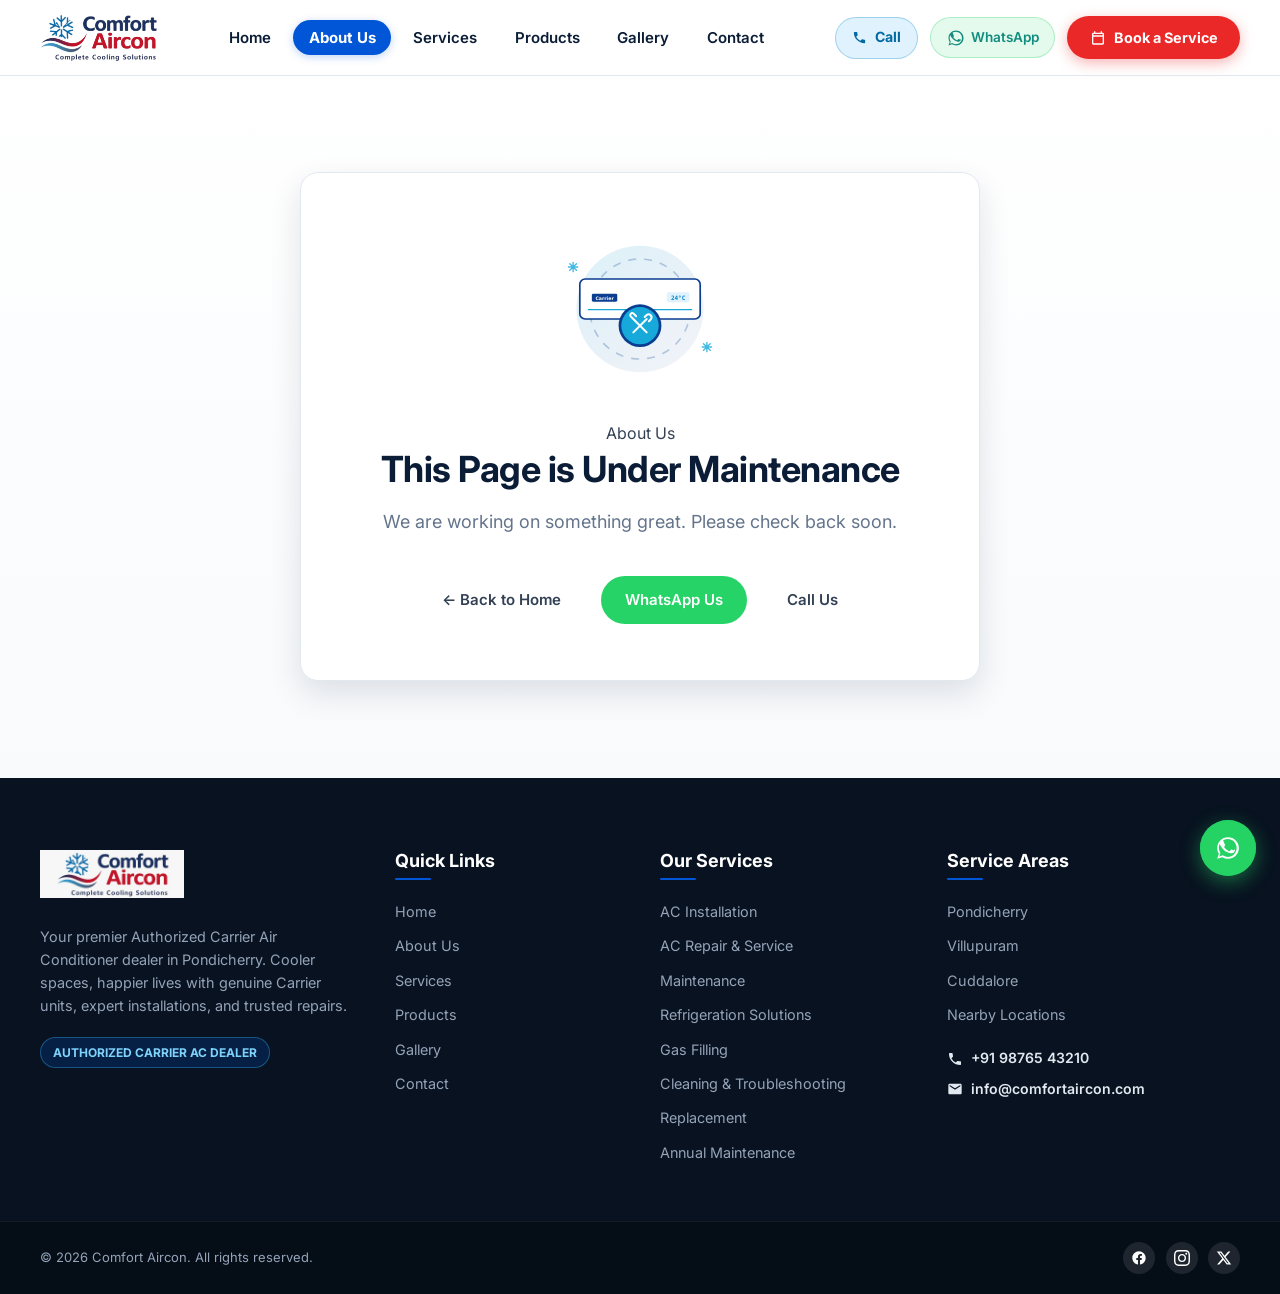
<file: about.html>
<!DOCTYPE html>
<html lang="en">
<head>
  <meta charset="UTF-8" />
  <meta name="viewport" content="width=device-width, initial-scale=1.0, maximum-scale=1.0, user-scalable=no, viewport-fit=cover" />
  <title>About Us | Comfort Aircon - Authorized Carrier Dealer Pondicherry</title>
  <meta name="description" content="Learn about Comfort Aircon, the leading Authorized Carrier AC dealer and air conditioning service provider in Pondicherry, Tamil Nadu." />
  
  <!-- Google Font: Inter -->
  <link rel="preconnect" href="https://fonts.googleapis.com" />
  <link rel="preconnect" href="https://fonts.gstatic.com" crossorigin />
  <link href="https://fonts.googleapis.com/css2?family=Inter:wght@400;500;600;700;800&display=swap" rel="stylesheet" />

  <!-- Stylesheet -->
  <link rel="stylesheet" href="css/style.css" />
</head>
<body>

  <!-- Injected Header by layout.js -->
  <div id="site-header"></div>

  <!-- Main Content -->
  <main class="site-main">
    <section class="maintenance-section" aria-labelledby="maintenance-title">
      <div class="container">
        <div class="maintenance-card reveal-on-scroll">
          <div class="maintenance-illustration-wrap">
            <img 
              src="assets/images/maintenance-illustration.svg" 
              alt="Comfort Aircon page maintenance illustration with tools and air conditioner" 
              width="220" 
              height="160" 
            />
          </div>
          <span class="section-tag">About Us</span>
          <h1 id="maintenance-title" class="maintenance-heading">This Page is Under Maintenance</h1>
          <p class="maintenance-text">We are working on something great. Please check back soon.</p>
          <div class="maintenance-btn-group">
            <a href="index.html" class="btn btn-primary">&larr; Back to Home</a>
            <a href="https://wa.me/919876543210?text=Hi%2C%20I%20want%20to%20enquire%20about%20your%20AC%20products%20%2F%20services." target="_blank" rel="noopener noreferrer" class="btn btn-whatsapp" data-bind="whatsapp-link" aria-label="WhatsApp Comfort Aircon">
              WhatsApp Us
            </a>
            <a href="tel:+919876543210" class="btn btn-call" data-bind="call-link" aria-label="Call Comfort Aircon: +91 98765 43210">
              Call Us
            </a>
          </div>
        </div>
      </div>
    </section>
  </main>

  <!-- Injected Footer by layout.js -->
  <div id="site-footer"></div>

  <!-- Scripts -->
  <script src="js/config.js"></script>
  <script src="js/layout.js"></script>
  <script src="js/main.js"></script>
</body>
</html>
</file>
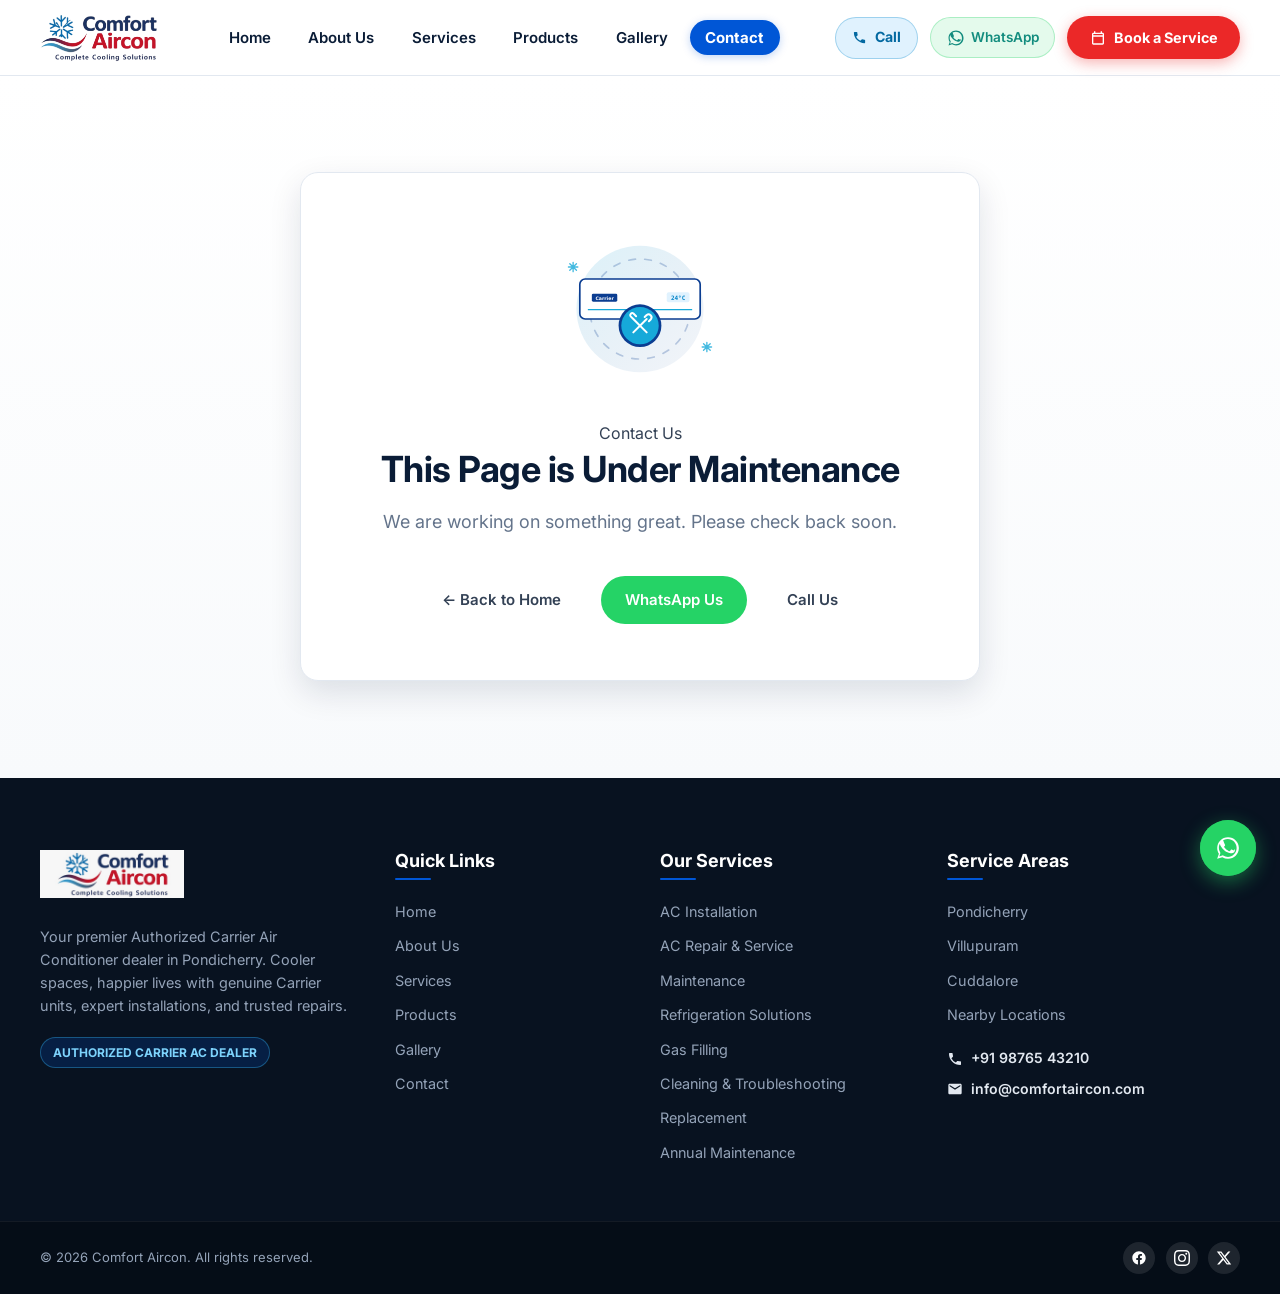
<file: contact.html>
<!DOCTYPE html>
<html lang="en">
<head>
  <meta charset="UTF-8" />
  <meta name="viewport" content="width=device-width, initial-scale=1.0, maximum-scale=1.0, user-scalable=no, viewport-fit=cover" />
  <title>Contact Us | Comfort Aircon - Pondicherry</title>
  <meta name="description" content="Get in touch with Comfort Aircon, Authorized Carrier AC dealer and service center in Pondicherry. Phone, WhatsApp, email, and location details." />
  
  <!-- Google Font: Inter -->
  <link rel="preconnect" href="https://fonts.googleapis.com" />
  <link rel="preconnect" href="https://fonts.gstatic.com" crossorigin />
  <link href="https://fonts.googleapis.com/css2?family=Inter:wght@400;500;600;700;800&display=swap" rel="stylesheet" />

  <!-- Stylesheet -->
  <link rel="stylesheet" href="css/style.css" />
</head>
<body>

  <!-- Injected Header by layout.js -->
  <div id="site-header"></div>

  <!-- Main Content -->
  <main class="site-main">
    <section class="maintenance-section" aria-labelledby="maintenance-title">
      <div class="container">
        <div class="maintenance-card reveal-on-scroll">
          <div class="maintenance-illustration-wrap">
            <img 
              src="assets/images/maintenance-illustration.svg" 
              alt="Comfort Aircon page maintenance illustration with tools and air conditioner" 
              width="220" 
              height="160" 
            />
          </div>
          <span class="section-tag">Contact Us</span>
          <h1 id="maintenance-title" class="maintenance-heading">This Page is Under Maintenance</h1>
          <p class="maintenance-text">We are working on something great. Please check back soon.</p>
          <div class="maintenance-btn-group">
            <a href="index.html" class="btn btn-primary">&larr; Back to Home</a>
            <a href="https://wa.me/919876543210?text=Hi%2C%20I%20want%20to%20enquire%20about%20your%20AC%20products%20%2F%20services." target="_blank" rel="noopener noreferrer" class="btn btn-whatsapp" data-bind="whatsapp-link" aria-label="WhatsApp Comfort Aircon">
              WhatsApp Us
            </a>
            <a href="tel:+919876543210" class="btn btn-call" data-bind="call-link" aria-label="Call Comfort Aircon: +91 98765 43210">
              Call Us
            </a>
          </div>
        </div>
      </div>
    </section>
  </main>

  <!-- Injected Footer by layout.js -->
  <div id="site-footer"></div>

  <!-- Scripts -->
  <script src="js/config.js"></script>
  <script src="js/layout.js"></script>
  <script src="js/main.js"></script>
</body>
</html>
</file>
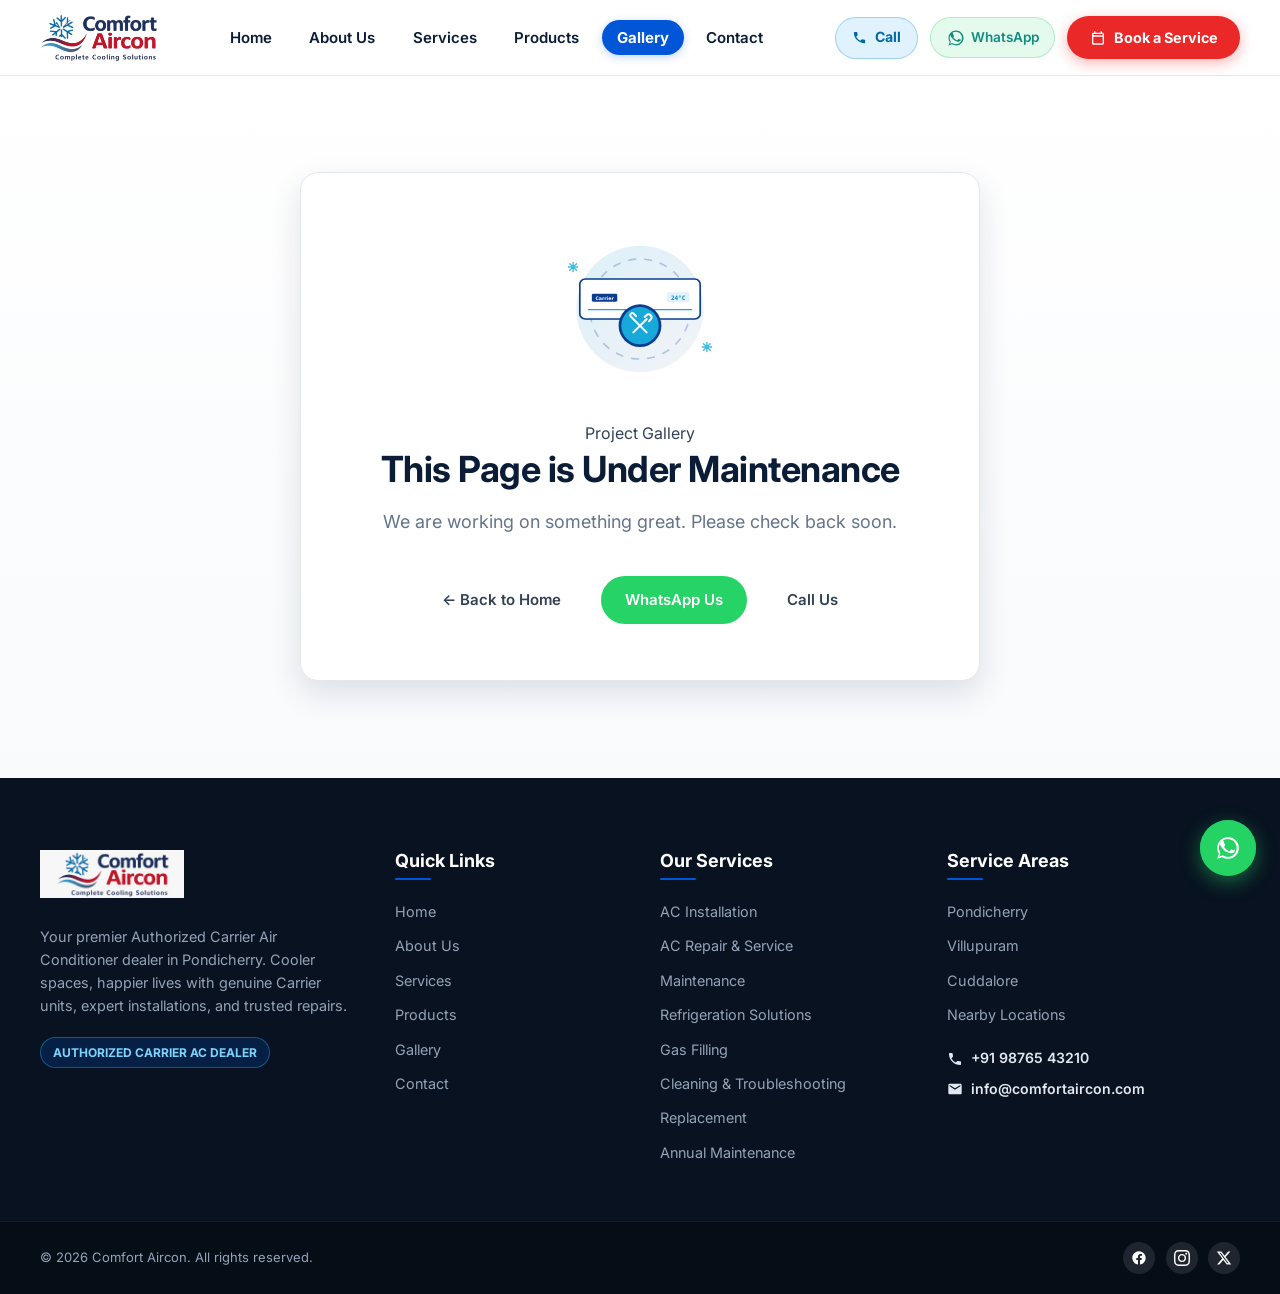
<file: gallery.html>
<!DOCTYPE html>
<html lang="en">
<head>
  <meta charset="UTF-8" />
  <meta name="viewport" content="width=device-width, initial-scale=1.0, maximum-scale=1.0, user-scalable=no, viewport-fit=cover" />
  <title>Project Gallery | Comfort Aircon - Pondicherry</title>
  <meta name="description" content="View our portfolio of residential and commercial Carrier air conditioning installations and service projects in Pondicherry." />
  
  <!-- Google Font: Inter -->
  <link rel="preconnect" href="https://fonts.googleapis.com" />
  <link rel="preconnect" href="https://fonts.gstatic.com" crossorigin />
  <link href="https://fonts.googleapis.com/css2?family=Inter:wght@400;500;600;700;800&display=swap" rel="stylesheet" />

  <!-- Stylesheet -->
  <link rel="stylesheet" href="css/style.css" />
</head>
<body>

  <!-- Injected Header by layout.js -->
  <div id="site-header"></div>

  <!-- Main Content -->
  <main class="site-main">
    <section class="maintenance-section" aria-labelledby="maintenance-title">
      <div class="container">
        <div class="maintenance-card reveal-on-scroll">
          <div class="maintenance-illustration-wrap">
            <img 
              src="assets/images/maintenance-illustration.svg" 
              alt="Comfort Aircon page maintenance illustration with tools and air conditioner" 
              width="220" 
              height="160" 
            />
          </div>
          <span class="section-tag">Project Gallery</span>
          <h1 id="maintenance-title" class="maintenance-heading">This Page is Under Maintenance</h1>
          <p class="maintenance-text">We are working on something great. Please check back soon.</p>
          <div class="maintenance-btn-group">
            <a href="index.html" class="btn btn-primary">&larr; Back to Home</a>
            <a href="https://wa.me/919876543210?text=Hi%2C%20I%20want%20to%20enquire%20about%20your%20AC%20products%20%2F%20services." target="_blank" rel="noopener noreferrer" class="btn btn-whatsapp" data-bind="whatsapp-link" aria-label="WhatsApp Comfort Aircon">
              WhatsApp Us
            </a>
            <a href="tel:+919876543210" class="btn btn-call" data-bind="call-link" aria-label="Call Comfort Aircon: +91 98765 43210">
              Call Us
            </a>
          </div>
        </div>
      </div>
    </section>
  </main>

  <!-- Injected Footer by layout.js -->
  <div id="site-footer"></div>

  <!-- Scripts -->
  <script src="js/config.js"></script>
  <script src="js/layout.js"></script>
  <script src="js/main.js"></script>
</body>
</html>
</file>
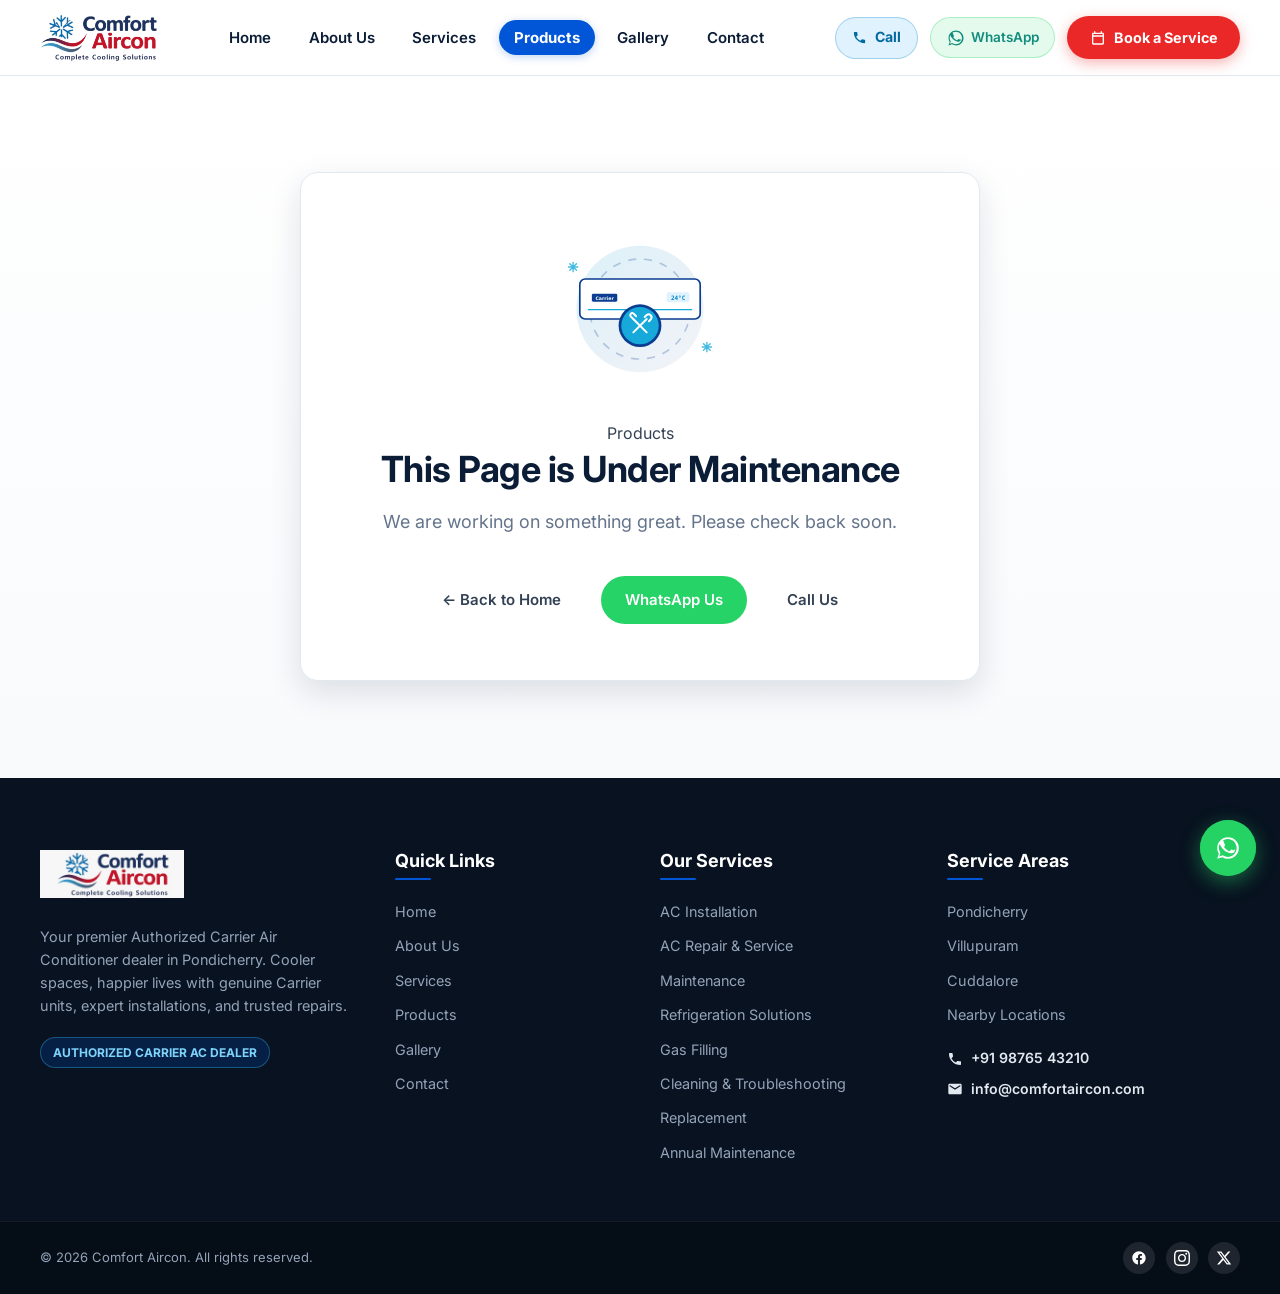
<file: products.html>
<!DOCTYPE html>
<html lang="en">
<head>
  <meta charset="UTF-8" />
  <meta name="viewport" content="width=device-width, initial-scale=1.0, maximum-scale=1.0, user-scalable=no, viewport-fit=cover" />
  <title>Carrier AC Products | Comfort Aircon - Pondicherry</title>
  <meta name="description" content="Explore genuine Carrier inverter split and commercial cassette air conditioners with manufacturer warranty at Comfort Aircon Pondicherry." />
  
  <!-- Google Font: Inter -->
  <link rel="preconnect" href="https://fonts.googleapis.com" />
  <link rel="preconnect" href="https://fonts.gstatic.com" crossorigin />
  <link href="https://fonts.googleapis.com/css2?family=Inter:wght@400;500;600;700;800&display=swap" rel="stylesheet" />

  <!-- Stylesheet -->
  <link rel="stylesheet" href="css/style.css" />
</head>
<body>

  <!-- Injected Header by layout.js -->
  <div id="site-header"></div>

  <!-- Main Content -->
  <main class="site-main">
    <section class="maintenance-section" aria-labelledby="maintenance-title">
      <div class="container">
        <div class="maintenance-card reveal-on-scroll">
          <div class="maintenance-illustration-wrap">
            <img 
              src="assets/images/maintenance-illustration.svg" 
              alt="Comfort Aircon page maintenance illustration with tools and air conditioner" 
              width="220" 
              height="160" 
            />
          </div>
          <span class="section-tag">Products</span>
          <h1 id="maintenance-title" class="maintenance-heading">This Page is Under Maintenance</h1>
          <p class="maintenance-text">We are working on something great. Please check back soon.</p>
          <div class="maintenance-btn-group">
            <a href="index.html" class="btn btn-primary">&larr; Back to Home</a>
            <a href="https://wa.me/919876543210?text=Hi%2C%20I%20want%20to%20enquire%20about%20your%20AC%20products%20%2F%20services." target="_blank" rel="noopener noreferrer" class="btn btn-whatsapp" data-bind="whatsapp-link" aria-label="WhatsApp Comfort Aircon">
              WhatsApp Us
            </a>
            <a href="tel:+919876543210" class="btn btn-call" data-bind="call-link" aria-label="Call Comfort Aircon: +91 98765 43210">
              Call Us
            </a>
          </div>
        </div>
      </div>
    </section>
  </main>

  <!-- Injected Footer by layout.js -->
  <div id="site-footer"></div>

  <!-- Scripts -->
  <script src="js/config.js"></script>
  <script src="js/layout.js"></script>
  <script src="js/main.js"></script>
</body>
</html>
</file>
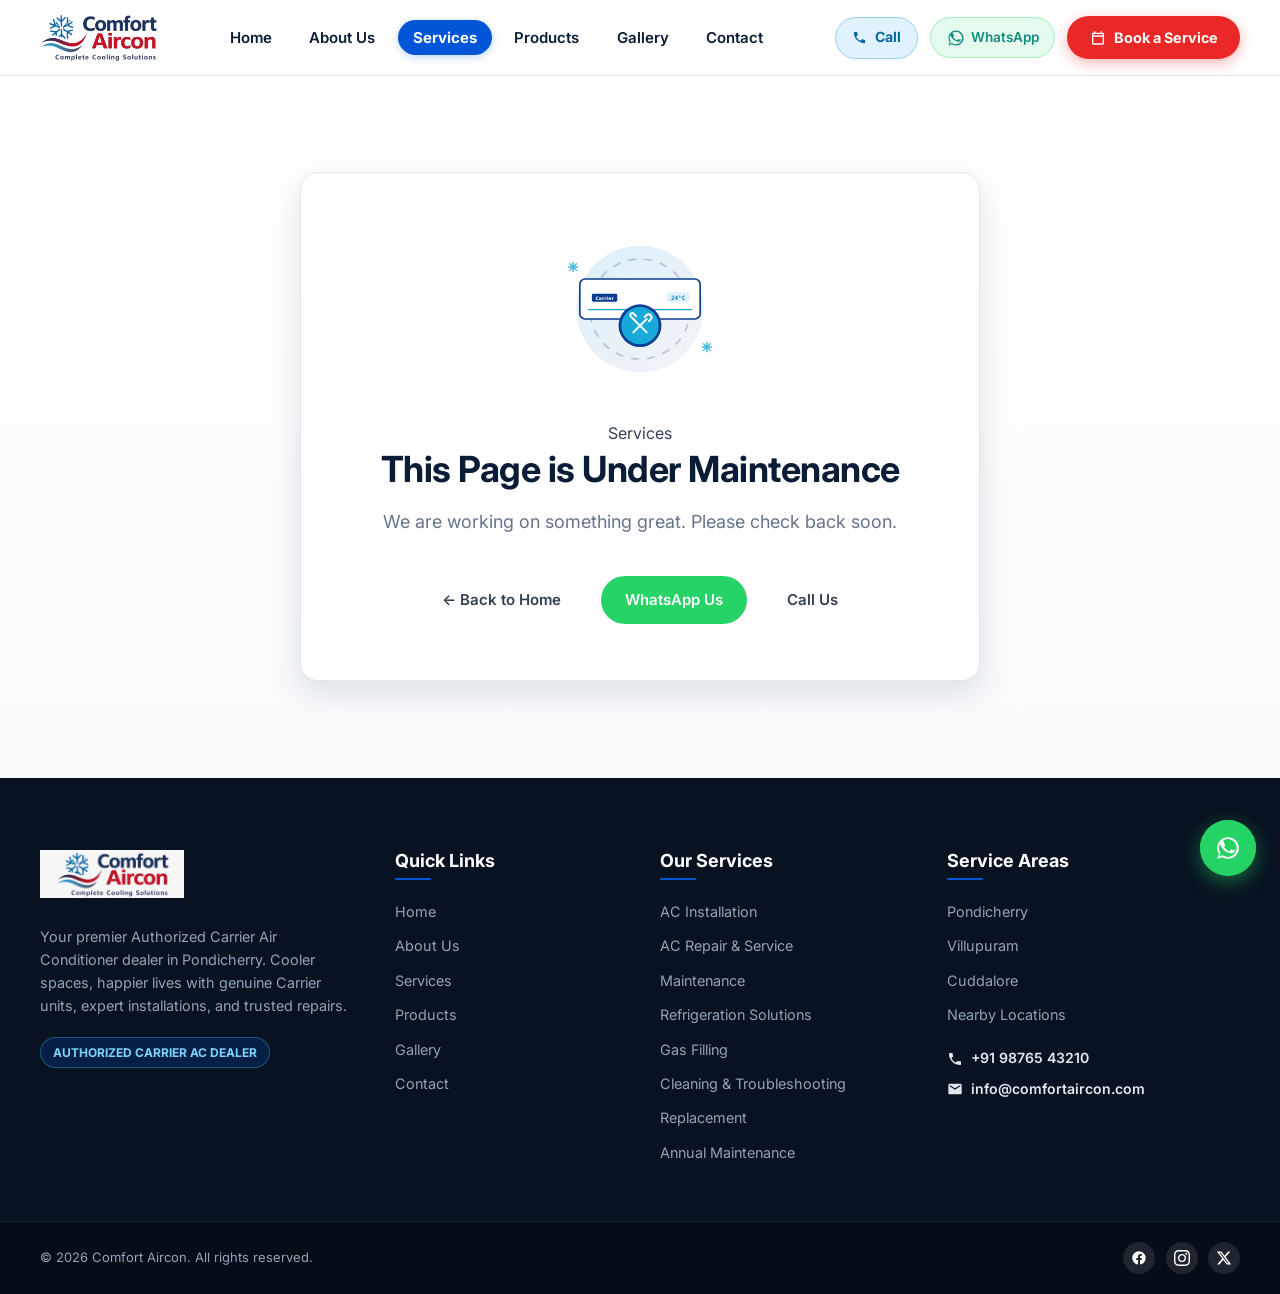
<file: services.html>
<!DOCTYPE html>
<html lang="en">
<head>
  <meta charset="UTF-8" />
  <meta name="viewport" content="width=device-width, initial-scale=1.0, maximum-scale=1.0, user-scalable=no, viewport-fit=cover" />
  <title>AC Services | Comfort Aircon - Installation, Repair &amp; AMC Pondicherry</title>
  <meta name="description" content="Professional AC installation, repair, cleaning, gas filling, and annual maintenance contracts (AMC) in Pondicherry, Villupuram, and Cuddalore." />
  
  <!-- Google Font: Inter -->
  <link rel="preconnect" href="https://fonts.googleapis.com" />
  <link rel="preconnect" href="https://fonts.gstatic.com" crossorigin />
  <link href="https://fonts.googleapis.com/css2?family=Inter:wght@400;500;600;700;800&display=swap" rel="stylesheet" />

  <!-- Stylesheet -->
  <link rel="stylesheet" href="css/style.css" />
</head>
<body>

  <!-- Injected Header by layout.js -->
  <div id="site-header"></div>

  <!-- Main Content -->
  <main class="site-main">
    <section class="maintenance-section" aria-labelledby="maintenance-title">
      <div class="container">
        <div class="maintenance-card reveal-on-scroll">
          <div class="maintenance-illustration-wrap">
            <img 
              src="assets/images/maintenance-illustration.svg" 
              alt="Comfort Aircon page maintenance illustration with tools and air conditioner" 
              width="220" 
              height="160" 
            />
          </div>
          <span class="section-tag">Services</span>
          <h1 id="maintenance-title" class="maintenance-heading">This Page is Under Maintenance</h1>
          <p class="maintenance-text">We are working on something great. Please check back soon.</p>
          <div class="maintenance-btn-group">
            <a href="index.html" class="btn btn-primary">&larr; Back to Home</a>
            <a href="https://wa.me/919876543210?text=Hi%2C%20I%20want%20to%20enquire%20about%20your%20AC%20products%20%2F%20services." target="_blank" rel="noopener noreferrer" class="btn btn-whatsapp" data-bind="whatsapp-link" aria-label="WhatsApp Comfort Aircon">
              WhatsApp Us
            </a>
            <a href="tel:+919876543210" class="btn btn-call" data-bind="call-link" aria-label="Call Comfort Aircon: +91 98765 43210">
              Call Us
            </a>
          </div>
        </div>
      </div>
    </section>
  </main>

  <!-- Injected Footer by layout.js -->
  <div id="site-footer"></div>

  <!-- Scripts -->
  <script src="js/config.js"></script>
  <script src="js/layout.js"></script>
  <script src="js/main.js"></script>
</body>
</html>
</file>
<file: css/style.css>
/* ==========================================================================
   COMFORT AIRCON - MAIN STYLESHEET
   Carrier Authorized Dealer & AC Service Specialist in Pondicherry
   Theme: Modern & Bold (Dark Hero, Vibrant Royal Blue, Premium Accents)
   ========================================================================== */

/* --------------------------------------------------------------------------
   1. CSS VARIABLES & DESIGN TOKENS
   -------------------------------------------------------------------------- */
:root {
  /* Brand Navy & Dark Tones (Modern Dark Hero & Header) */
  --color-navy-dark: #061426;
  --color-navy-hero: #091a32;
  --color-navy-header: #091728;
  --color-navy-card: #0a2140;
  --color-navy-footer: #081220;

  /* Royal & Cobalt Blue (Products Section, Badges & Accents) */
  --color-royal-blue: #0056d6;
  --color-royal-blue-hover: #0043a8;
  --color-royal-blue-gradient: linear-gradient(135deg, #0052cc 0%, #0047ba 50%, #00368c 100%);
  --color-accent-soft: #e8f2fe;
  --color-accent-glow: rgba(0, 86, 214, 0.25);

  /* Signature Vibrant Red / Coral (Pill CTA Buttons) */
  --color-brand-red: #eb2828;
  --color-brand-red-hover: #cf1b1b;
  --color-brand-red-soft: #fef2f3;
  --color-brand-red-glow: rgba(235, 40, 40, 0.35);

  /* Functional Colors */
  --color-whatsapp: #25d366;
  --color-whatsapp-hover: #20ba5a;
  --color-error: #eb2828;
  --color-error-bg: #fef2f2;
  --color-success: #16a34a;
  --color-success-bg: #f0fdf4;

  /* Neutrals & Surfaces */
  --color-bg-body: #f8fafc;
  --color-bg-surface: #ffffff;
  --color-bg-subtle: #f1f5f9;
  --color-text-heading: #0a1c36;
  --color-text-main: #334155;
  --color-text-muted: #64748b;
  --color-border: #e2e8f0;
  --color-border-hover: #cbd5e1;

  /* Typography */
  --font-family: 'Inter', system-ui, -apple-system, BlinkMacSystemFont, 'Segoe UI', Roboto, sans-serif;
  --font-heading: 'Inter', system-ui, -apple-system, BlinkMacSystemFont, sans-serif;

  /* Elevation Shadows */
  --shadow-sm: 0 2px 6px rgba(10, 28, 54, 0.04);
  --shadow-md: 0 4px 16px rgba(10, 28, 54, 0.08);
  --shadow-lg: 0 12px 32px rgba(10, 28, 54, 0.12);
  --shadow-hover: 0 16px 36px rgba(0, 86, 214, 0.12);
  --shadow-modal: 0 24px 60px rgba(6, 20, 38, 0.45);

  /* Border Radii */
  --radius-xs: 6px;
  --radius-sm: 10px;
  --radius-md: 14px;
  --radius-card: 18px;
  --radius-xl: 24px;
  --radius-pill: 9999px;

  /* Transitions */
  --transition-fast: 0.15s ease;
  --transition-normal: 0.25s ease;
  --transition-smooth: 0.35s cubic-bezier(0.16, 1, 0.3, 1);

  /* Layout Widths */
  --container-max: 1240px;
}

/* --------------------------------------------------------------------------
   2. RESET & BASE ELEMENTS
   -------------------------------------------------------------------------- */
[hidden] {
  display: none !important;
}

*, *::before, *::after {
  box-sizing: border-box;
  margin: 0;
  padding: 0;
}

html {
  font-size: 16px;
  scroll-behavior: smooth;
  -webkit-text-size-adjust: 100%;
  width: 100%;
  max-width: 100%;
  overflow-x: hidden !important;
  touch-action: pan-y;
}

body {
  font-family: var(--font-family);
  background-color: var(--color-bg-body);
  color: var(--color-text-main);
  line-height: 1.6;
  min-height: 100vh;
  display: flex;
  flex-direction: column;
  width: 100%;
  max-width: 100%;
  overflow-x: hidden !important;
  position: relative;
  touch-action: pan-y;
  -webkit-font-smoothing: antialiased;
}

body.modal-scroll-lock {
  overflow: hidden;
  touch-action: none;
}

img, svg {
  display: block;
  max-width: 100%;
  height: auto;
}

a {
  color: inherit;
  text-decoration: none;
  transition: color var(--transition-fast);
}

button, input, select, textarea {
  font: inherit;
  color: inherit;
}

button {
  cursor: pointer;
  border: none;
  background: none;
}

ul, ol {
  list-style: none;
}

h1, h2, h3, h4, h5, h6 {
  font-family: var(--font-heading);
  color: var(--color-text-heading);
  line-height: 1.25;
  font-weight: 700;
}

:focus-visible {
  outline: 3px solid var(--color-royal-blue);
  outline-offset: 2px;
}

/* --------------------------------------------------------------------------
   3. LAYOUT & UTILITIES
   -------------------------------------------------------------------------- */
.container {
  width: 100%;
  max-width: var(--container-max);
  margin-left: auto;
  margin-right: auto;
  padding-left: 1.25rem;
  padding-right: 1.25rem;
  box-sizing: border-box;
}

.site-main,
.site-header,
.site-footer,
section,
header,
footer {
  width: 100%;
  max-width: 100%;
  overflow-x: clip;
  box-sizing: border-box;
}

.site-main {
  flex: 1 0 auto;
}

.section-padding {
  padding: 5rem 0;
}

.section-header {
  text-align: center;
  max-width: 760px;
  margin: 0 auto 3.5rem auto;
}

.section-tag-pill {
  display: inline-block;
  background: var(--color-accent-soft);
  color: var(--color-royal-blue);
  font-size: 0.78rem;
  font-weight: 800;
  letter-spacing: 0.8px;
  text-transform: uppercase;
  padding: 0.4rem 1.1rem;
  border-radius: var(--radius-pill);
  margin-bottom: 0.85rem;
  border: 1px solid rgba(0, 86, 214, 0.15);
}

.section-tag-pill.tag-pill-translucent {
  background: rgba(255, 255, 255, 0.16);
  color: #ffffff;
  border: 1px solid rgba(255, 255, 255, 0.28);
}

.section-title {
  font-size: clamp(1.9rem, 3.2vw, 2.5rem);
  font-weight: 800;
  color: var(--color-text-heading);
  letter-spacing: -0.02em;
  margin-bottom: 0.75rem;
}

.section-title.text-white {
  color: #ffffff;
}

.section-desc {
  font-size: 1.05rem;
  color: var(--color-text-muted);
  line-height: 1.6;
}

.section-desc.text-white-muted {
  color: rgba(255, 255, 255, 0.88);
}

/* --------------------------------------------------------------------------
   4. BUTTONS & PILLS
   -------------------------------------------------------------------------- */
.btn {
  display: inline-flex;
  align-items: center;
  justify-content: center;
  gap: 0.5rem;
  font-size: 0.9375rem;
  font-weight: 600;
  padding: 0.75rem 1.5rem;
  border-radius: var(--radius-sm);
  transition: var(--transition-normal);
  text-align: center;
  white-space: nowrap;
}

/* Red Pill Button */
.btn-pill-red {
  background: var(--color-brand-red);
  color: #ffffff;
  font-weight: 700;
  font-size: 1rem;
  padding: 0.85rem 1.85rem;
  border-radius: var(--radius-pill);
  box-shadow: 0 4px 16px var(--color-brand-red-glow);
  border: none;
  cursor: pointer;
  transition: transform var(--transition-fast), background var(--transition-fast), box-shadow var(--transition-fast);
}

.btn-pill-red:hover {
  background: var(--color-brand-red-hover);
  transform: translateY(-2px);
  box-shadow: 0 8px 24px var(--color-brand-red-glow);
}

/* Dark Outlined Pill Button */
.btn-pill-dark {
  background: rgba(255, 255, 255, 0.08);
  border: 1.5px solid rgba(255, 255, 255, 0.22);
  color: #ffffff;
  font-weight: 600;
  font-size: 1rem;
  padding: 0.85rem 1.75rem;
  border-radius: var(--radius-pill);
  transition: var(--transition-normal);
}

.btn-pill-dark:hover {
  background: rgba(255, 255, 255, 0.16);
  border-color: rgba(255, 255, 255, 0.45);
  transform: translateY(-2px);
  color: #ffffff;
}

/* Secondary Button on White */
.btn-secondary {
  background: #ffffff;
  color: var(--color-royal-blue);
  border: 1.5px solid var(--color-border);
  border-radius: var(--radius-pill);
  padding: 0.75rem 1.75rem;
  font-weight: 700;
}

.btn-secondary:hover {
  border-color: var(--color-royal-blue);
  background: var(--color-accent-soft);
  transform: translateY(-2px);
}

/* Secondary Button on Blue Background */
.btn-secondary-white {
  background: rgba(255, 255, 255, 0.12);
  color: #ffffff;
  border: 1.5px solid rgba(255, 255, 255, 0.35);
  border-radius: var(--radius-pill);
  padding: 0.75rem 1.75rem;
  font-weight: 700;
  transition: var(--transition-normal);
}

.btn-secondary-white:hover {
  background: #ffffff;
  color: var(--color-royal-blue);
  border-color: #ffffff;
  transform: translateY(-2px);
}

.btn-whatsapp {
  background: var(--color-whatsapp);
  color: #ffffff;
  border-radius: var(--radius-pill);
}

.btn-whatsapp:hover {
  background: var(--color-whatsapp-hover);
  box-shadow: 0 4px 14px rgba(37, 211, 102, 0.35);
  transform: translateY(-1px);
}

/* --------------------------------------------------------------------------
   5. HEADER & NAVBAR (Crisp Modern White)
   -------------------------------------------------------------------------- */
.site-header {
  position: relative;
  width: 100%;
  z-index: 1000;
  background: #ffffff;
}

.header-main-bar {
  background: #ffffff;
  border-bottom: 1px solid var(--color-border);
  transition: background 0.3s ease, box-shadow 0.3s ease;
}

.header-main-bar.is-sticky {
  position: sticky;
  top: 0;
  z-index: 999;
  background: rgba(255, 255, 255, 0.98);
  backdrop-filter: blur(12px);
  -webkit-backdrop-filter: blur(12px);
  box-shadow: 0 4px 20px rgba(10, 28, 54, 0.08);
  border-bottom: 1px solid var(--color-border);
}

.main-bar-container {
  display: flex;
  align-items: center;
  justify-content: space-between;
  padding-top: 0.85rem;
  padding-bottom: 0.85rem;
  gap: 1.5rem;
}

.site-brand {
  display: inline-flex;
  align-items: center;
  flex-shrink: 0;
}

.site-logo-img {
  height: 48px;
  width: auto;
  max-width: 190px;
  object-fit: contain;
  transition: transform var(--transition-fast);
}

.site-brand:hover .site-logo-img {
  transform: scale(1.02);
}

/* Desktop Navigation */
.main-navigation {
  display: block;
}

.nav-menu {
  display: flex;
  align-items: center;
  gap: 0.45rem;
}

.nav-link {
  font-size: 0.9375rem;
  font-weight: 600;
  color: var(--color-text-heading);
  padding: 0.5rem 0.95rem;
  border-radius: var(--radius-pill);
  transition: var(--transition-fast);
  white-space: nowrap;
}

.nav-link:hover {
  color: var(--color-royal-blue);
  background: var(--color-accent-soft);
}

.nav-link.active {
  color: #ffffff;
  background: var(--color-royal-blue);
  font-weight: 700;
  box-shadow: 0 2px 8px rgba(0, 86, 214, 0.25);
}

.nav-link.active:hover {
  color: #ffffff;
  background: var(--color-royal-blue-hover);
}

/* Header Actions */
.header-actions {
  display: flex;
  align-items: center;
  gap: 0.75rem;
  flex-shrink: 0;
}

.btn-call-header {
  display: inline-flex;
  align-items: center;
  gap: 0.45rem;
  padding: 0.55rem 1.05rem;
  font-size: 0.88rem;
  font-weight: 700;
  border-radius: var(--radius-pill);
  background: #e0f2fe;
  color: #0369a1;
  border: 1px solid rgba(2, 132, 199, 0.3);
  transition: var(--transition-fast);
  cursor: pointer;
  text-decoration: none;
}

.btn-call-header:hover {
  background: #0284c7;
  color: #ffffff;
  border-color: #0284c7;
  transform: translateY(-1px);
  box-shadow: 0 4px 14px rgba(2, 132, 199, 0.35);
}

.btn-call-header svg {
  width: 15px;
  height: 15px;
}

.btn-whatsapp-header {
  display: inline-flex;
  align-items: center;
  gap: 0.4rem;
  padding: 0.55rem 0.95rem;
  font-size: 0.85rem;
  font-weight: 600;
  border-radius: var(--radius-pill);
  background: rgba(37, 211, 102, 0.12);
  color: #128c7e;
  border: 1px solid rgba(37, 211, 102, 0.3);
  transition: var(--transition-fast);
}

.btn-whatsapp-header:hover {
  background: var(--color-whatsapp);
  color: #ffffff;
  box-shadow: 0 4px 12px rgba(37, 211, 102, 0.35);
}

.btn-pill-red-header {
  display: inline-flex;
  align-items: center;
  gap: 0.5rem;
  padding: 0.6rem 1.4rem;
  font-size: 0.9rem;
  font-weight: 700;
  border-radius: var(--radius-pill);
  background: var(--color-brand-red);
  color: #ffffff;
  box-shadow: 0 4px 14px var(--color-brand-red-glow);
  transition: var(--transition-fast);
  white-space: nowrap;
  flex-shrink: 0;
}

.btn-pill-red-header .btn-text-short {
  display: none;
}

.btn-pill-red-header .btn-text-full {
  display: inline;
}

.btn-pill-red-header:hover {
  background: var(--color-brand-red-hover);
  transform: translateY(-1px);
  box-shadow: 0 6px 18px var(--color-brand-red-glow);
}

.mobile-nav-toggle {
  display: none;
  align-items: center;
  justify-content: center;
  width: 40px;
  height: 40px;
  border-radius: var(--radius-sm);
  background: #f1f5f9;
  color: var(--color-text-heading);
  border: 1px solid var(--color-border);
}

/* Mobile Drawer */
.mobile-nav-drawer {
  display: none;
  background: #ffffff;
  border-top: 1px solid var(--color-border);
  box-shadow: var(--shadow-lg);
  padding: 1.25rem;
  animation: slideDown 0.25s ease-out;
}

.mobile-nav-drawer.is-open {
  display: block;
}

.mobile-dealer-badge {
  padding: 0.5rem 0.75rem;
  background: var(--color-accent-soft);
  color: var(--color-royal-blue);
  border-radius: var(--radius-sm);
  margin-bottom: 1rem;
  font-size: 0.8125rem;
  font-weight: 700;
  text-align: center;
}

.mobile-nav-menu {
  display: flex;
  flex-direction: column;
  gap: 0.35rem;
  margin-bottom: 1.5rem;
}

.mobile-nav-menu .nav-link {
  display: block;
  font-size: 1.05rem;
  padding: 0.75rem 1rem;
  border-radius: var(--radius-sm);
  color: var(--color-text-heading);
}

.mobile-nav-menu .nav-link:hover,
.mobile-nav-menu .nav-link.active {
  background: var(--color-accent-soft);
  color: var(--color-royal-blue);
}

.mobile-drawer-contact {
  padding-top: 1.25rem;
  border-top: 1px solid var(--color-border);
}

.mobile-contact-title {
  font-size: 0.8125rem;
  font-weight: 700;
  text-transform: uppercase;
  color: var(--color-text-muted);
  margin-bottom: 0.6rem;
}

.btn-drawer-call {
  display: flex;
  align-items: center;
  justify-content: center;
  gap: 0.55rem;
  width: 100%;
  padding: 0.75rem 1.25rem;
  margin-top: 0.4rem;
  margin-bottom: 0.85rem;
  background: linear-gradient(135deg, #0284c7 0%, #0369a1 100%);
  color: #ffffff !important;
  font-size: 0.95rem;
  font-weight: 700;
  border-radius: var(--radius-pill);
  box-shadow: 0 4px 14px rgba(2, 132, 199, 0.35);
  transition: var(--transition-fast);
  text-decoration: none;
}

.btn-drawer-call:hover {
  background: #0284c7;
  transform: translateY(-1px);
  box-shadow: 0 6px 18px rgba(2, 132, 199, 0.45);
}

.btn-drawer-call svg {
  width: 18px;
  height: 18px;
}

.mobile-contact-item {
  display: flex;
  align-items: center;
  gap: 0.6rem;
  font-size: 0.9375rem;
  font-weight: 600;
  color: var(--color-text-heading);
  padding: 0.35rem 0;
}

.mobile-contact-item:hover {
  color: var(--color-royal-blue);
}

.mobile-social-wrap {
  display: flex;
  gap: 0.75rem;
  margin-top: 0.85rem;
}

@keyframes slideDown {
  from { opacity: 0; transform: translateY(-10px); }
  to { opacity: 1; transform: translateY(0); }
}

/* --------------------------------------------------------------------------
   6. HERO SECTION (Modern & Bold Dark Hero)
   -------------------------------------------------------------------------- */
.hero-section {
  position: relative;
  background: linear-gradient(145deg, #061426 0%, #0a1c36 50%, #061222 100%);
  color: #ffffff;
  padding: 2.25rem 0 2.5rem 0;
  overflow: hidden;
}

/* Ambient lighting effects behind AC and sofa */
.hero-section::before {
  content: '';
  position: absolute;
  top: -80px;
  right: 8%;
  width: 600px;
  height: 600px;
  background: radial-gradient(circle, rgba(14, 165, 233, 0.16) 0%, rgba(0, 86, 214, 0.08) 50%, transparent 75%);
  border-radius: 50%;
  pointer-events: none;
}

.hero-section::after {
  content: '';
  position: absolute;
  bottom: -100px;
  left: -80px;
  width: 500px;
  height: 500px;
  background: radial-gradient(circle, rgba(0, 86, 214, 0.14) 0%, transparent 70%);
  border-radius: 50%;
  pointer-events: none;
}

.hero-grid {
  display: grid;
  grid-template-columns: 1fr 1.12fr;
  align-items: center;
  gap: 2rem;
  position: relative;
  z-index: 2;
}

.hero-content {
  max-width: 580px;
}

.hero-tag-pill {
  display: inline-flex;
  align-items: center;
  gap: 0.5rem;
  background: rgba(0, 102, 255, 0.18);
  border: 1px solid rgba(56, 189, 248, 0.4);
  color: #7dd3fc;
  font-size: 0.78rem;
  font-weight: 800;
  text-transform: uppercase;
  letter-spacing: 0.8px;
  padding: 0.35rem 0.95rem;
  border-radius: var(--radius-pill);
  margin-bottom: 0.85rem;
}

.pill-dot {
  width: 7px;
  height: 7px;
  border-radius: 50%;
  background: #38bdf8;
  box-shadow: 0 0 8px #38bdf8;
}

.hero-title {
  font-size: clamp(2.2rem, 4.2vw, 3.4rem);
  font-weight: 800;
  color: #ffffff;
  line-height: 1.12;
  letter-spacing: -0.03em;
  margin-bottom: 0.9rem;
}

.hero-title-accent {
  color: #ffffff;
  display: inline-block;
}

.hero-description {
  font-size: 1.05rem;
  color: #94a3b8;
  line-height: 1.6;
  margin-bottom: 1.5rem;
  max-width: 540px;
}

.hero-cta-group {
  display: flex;
  align-items: center;
  gap: 1rem;
  flex-wrap: wrap;
  margin-bottom: 1.65rem;
}

.btn-pill-call {
  display: inline-flex;
  align-items: center;
  gap: 0.55rem;
  padding: 0.75rem 1.45rem;
  font-size: 0.95rem;
  font-weight: 700;
  border-radius: var(--radius-pill);
  background: rgba(2, 132, 199, 0.16);
  color: #38bdf8;
  border: 1px solid rgba(56, 189, 248, 0.45);
  transition: var(--transition-fast);
  text-decoration: none;
}

.btn-pill-call:hover {
  background: #0284c7;
  color: #ffffff;
  border-color: #0284c7;
  transform: translateY(-2px);
  box-shadow: 0 6px 20px rgba(2, 132, 199, 0.4);
}

.btn-pill-call svg {
  width: 18px;
  height: 18px;
}

/* Key Highlights Strip */
.hero-features-strip {
  display: grid;
  grid-template-columns: repeat(3, 1fr);
  gap: 1.25rem;
  padding-top: 1.35rem;
  border-top: 1px solid rgba(255, 255, 255, 0.12);
}

.hero-feature-item {
  display: flex;
  align-items: center;
  gap: 0.6rem;
}

.hero-feature-icon {
  display: flex;
  align-items: center;
  justify-content: center;
  width: 28px;
  height: 28px;
  border-radius: 50%;
  background: rgba(56, 189, 248, 0.18);
  color: #38bdf8;
  font-weight: 800;
  font-size: 0.85rem;
  flex-shrink: 0;
}

.hero-feature-text {
  font-size: 0.84rem;
  font-weight: 600;
  color: #e2e8f0;
  line-height: 1.35;
}

/* Hero Image Visual (Supports herobanner.png cut-out) */
.hero-media {
  position: relative;
  display: flex;
  justify-content: flex-end;
  align-items: center;
  width: 100%;
}

.hero-banner-wrapper {
  position: relative;
  width: 100%;
  max-width: 740px;
  display: flex;
  justify-content: flex-end;
  align-items: center;
}

.hero-banner-png {
  width: 100%;
  max-width: 740px;
  height: auto;
  display: block;
  object-fit: contain;
  filter: drop-shadow(0 20px 45px rgba(0, 10, 30, 0.5));
  transition: transform 0.35s ease;
}

.hero-banner-png:hover {
  transform: translateY(-4px) scale(1.015);
}

.hero-image-frame {
  width: 100%;
  border-radius: 20px;
  overflow: hidden;
  border: 1px solid rgba(255, 255, 255, 0.15);
  box-shadow: 0 20px 50px rgba(0, 0, 0, 0.45), 0 0 40px rgba(14, 165, 233, 0.15);
}

.hero-img {
  width: 100%;
  height: auto;
  display: block;
  object-fit: cover;
}

/* --------------------------------------------------------------------------
   7. SERVICES OVERVIEW SECTION (Clean White Background)
   -------------------------------------------------------------------------- */
.services-section {
  background: #ffffff;
}

.services-grid {
  display: grid;
  grid-template-columns: repeat(4, 1fr);
  gap: 1.5rem;
  margin-top: 3rem;
  margin-bottom: 2.5rem;
}

.service-card-modern {
  background: #ffffff;
  border: 1.5px solid #edf2f7;
  border-radius: var(--radius-card);
  overflow: hidden;
  padding: 0;
  display: flex;
  flex-direction: column;
  transition: transform 0.25s ease, box-shadow 0.25s ease, border-color 0.25s ease;
  box-shadow: var(--shadow-sm);
  position: relative;
}

.service-card-modern:hover {
  transform: translateY(-6px);
  border-color: var(--color-royal-blue);
  box-shadow: 0 16px 36px rgba(0, 86, 214, 0.12);
}

.service-card-image-wrap {
  position: relative;
  width: 100%;
  height: 180px;
  overflow: hidden;
  background: #f1f5f9;
  border-bottom: 1px solid #edf2f7;
}

.service-card-img {
  width: 100%;
  height: 100%;
  object-fit: cover;
  object-position: center;
  display: block;
  transition: transform 0.45s cubic-bezier(0.16, 1, 0.3, 1);
}

.service-card-modern:hover .service-card-img {
  transform: scale(1.06);
}

.service-card-body {
  padding: 1.4rem 1.4rem 1.5rem 1.4rem;
  display: flex;
  flex-direction: column;
  flex-grow: 1;
}

.service-name {
  font-size: 1.15rem;
  font-weight: 700;
  color: var(--color-text-heading);
  margin-bottom: 0.5rem;
}

.service-desc {
  font-size: 0.9rem;
  color: var(--color-text-muted);
  line-height: 1.55;
  margin-bottom: 1.25rem;
  flex-grow: 1;
}

.service-link {
  display: inline-flex;
  align-items: center;
  gap: 0.35rem;
  font-size: 0.88rem;
  font-weight: 700;
  color: var(--color-royal-blue);
  margin-top: auto;
  transition: gap 0.2s ease;
}

.service-card-modern:hover .service-link {
  gap: 0.6rem;
  color: var(--color-royal-blue-hover);
}

.section-footer-cta {
  text-align: center;
  margin-top: 1rem;
}

/* --------------------------------------------------------------------------
   8. FEATURED PRODUCTS SECTION (Royal Blue Vibrant Background)
   -------------------------------------------------------------------------- */
.products-section {
  background: var(--color-royal-blue-gradient);
  color: #ffffff;
}

.products-grid {
  display: grid;
  grid-template-columns: repeat(4, 1fr);
  gap: 1.5rem;
  margin-top: 3rem;
  margin-bottom: 2.5rem;
}

.product-card {
  background: #ffffff;
  border-radius: var(--radius-card);
  overflow: hidden;
  box-shadow: 0 12px 32px rgba(0, 20, 60, 0.22);
  display: flex;
  flex-direction: column;
  transition: transform 0.25s ease, box-shadow 0.25s ease;
  color: var(--color-text-heading);
}

.product-card:hover {
  transform: translateY(-6px);
  box-shadow: 0 20px 45px rgba(0, 20, 60, 0.32);
}

.product-image-wrap {
  position: relative;
  width: 100%;
  height: 220px;
  background: #f1f5f9;
  display: block;
  padding: 0;
  margin: 0;
  border-bottom: 1px solid #edf2f7;
  overflow: hidden;
}

.product-img {
  width: 100%;
  height: 100%;
  object-fit: cover;
  object-position: center 28%;
  display: block;
  transition: transform 0.45s cubic-bezier(0.16, 1, 0.3, 1);
}

.product-card[data-product-id="carrier-ductable-inverter"] .product-img {
  object-position: center 40%;
}

.product-card[data-product-id="carrier-c-series-cassette"] .product-img {
  object-position: center 20%;
}

.product-card:hover .product-img {
  transform: scale(1.06);
}

.product-content {
  padding: 1.5rem;
  display: flex;
  flex-direction: column;
  flex-grow: 1;
}

.product-badge {
  display: inline-block;
  align-self: flex-start;
  font-size: 0.7rem;
  font-weight: 800;
  text-transform: uppercase;
  letter-spacing: 0.6px;
  color: var(--color-royal-blue);
  background: #e8f2fe;
  border: 1px solid #c8ddfa;
  padding: 0.25rem 0.65rem;
  border-radius: var(--radius-pill);
  margin-bottom: 0.6rem;
}

.product-name {
  font-size: 1.15rem;
  line-height: 1.3;
  margin-bottom: 0.35rem;
  color: var(--color-text-heading);
  font-weight: 700;
}

.product-model {
  font-size: 0.8125rem;
  color: var(--color-text-muted);
  margin-bottom: 1rem;
}

.model-label {
  font-weight: 700;
  color: var(--color-text-heading);
}

.product-info-block {
  margin-bottom: 0.75rem;
  padding-bottom: 0.75rem;
  border-bottom: 1px dashed #e2e8f0;
}

.product-info-heading {
  font-size: 0.72rem;
  font-weight: 700;
  text-transform: uppercase;
  color: var(--color-text-heading);
  letter-spacing: 0.5px;
  margin-bottom: 0.2rem;
}

.product-spec-text,
.product-feature-text {
  font-size: 0.82rem;
  color: var(--color-text-muted);
  line-height: 1.45;
}

.product-action-row {
  display: flex;
  align-items: center;
  gap: 0.65rem;
  margin-top: auto;
  padding-top: 0.85rem;
}

.btn-product-enquire {
  flex: 1;
  background: var(--color-brand-red);
  color: #ffffff;
  font-weight: 700;
  font-size: 0.88rem;
  padding: 0.65rem 1rem;
  border-radius: var(--radius-pill);
  box-shadow: 0 4px 12px var(--color-brand-red-glow);
  text-align: center;
  transition: background 0.2s ease, transform 0.2s ease;
}

.btn-product-enquire:hover {
  background: var(--color-brand-red-hover);
  transform: translateY(-1px);
}

.btn-product-arrow {
  width: 36px;
  height: 36px;
  border-radius: 50%;
  background: var(--color-royal-blue);
  color: #ffffff;
  display: flex;
  align-items: center;
  justify-content: center;
  flex-shrink: 0;
  border: none;
  cursor: pointer;
  transition: background 0.2s ease, transform 0.2s ease;
}

.btn-product-arrow:hover {
  background: var(--color-royal-blue-hover);
  transform: scale(1.08);
}

/* --------------------------------------------------------------------------
   9. WHY CHOOSE US SECTION & SHOWROOM BANNER
   -------------------------------------------------------------------------- */
.why-section {
  background: #ffffff;
}

/* 4 Advantage Pillar Badges matching Reference Image */
.advantage-pillars-grid {
  display: grid;
  grid-template-columns: repeat(4, 1fr);
  gap: 1.5rem;
  margin-top: 3rem;
  margin-bottom: 2.5rem;
}

.advantage-pillar-card {
  background: #ffffff;
  border: 1.5px solid #edf2f7;
  border-radius: var(--radius-card);
  padding: 2.25rem 1.5rem;
  text-align: center;
  display: flex;
  flex-direction: column;
  align-items: center;
  transition: var(--transition-normal);
  box-shadow: var(--shadow-sm);
}

.advantage-pillar-card:hover {
  transform: translateY(-5px);
  border-color: var(--color-royal-blue);
  box-shadow: 0 14px 30px rgba(0, 86, 214, 0.1);
}

.pillar-circle-badge {
  width: 64px;
  height: 64px;
  border-radius: 50%;
  background: linear-gradient(135deg, var(--color-royal-blue) 0%, var(--color-brand-red) 100%);
  padding: 3.5px;
  display: flex;
  align-items: center;
  justify-content: center;
  margin-bottom: 1.25rem;
  box-shadow: 0 6px 18px rgba(0, 86, 214, 0.2);
}

.pillar-circle-inner {
  width: 100%;
  height: 100%;
  border-radius: 50%;
  background: #ffffff;
  display: flex;
  align-items: center;
  justify-content: center;
  color: var(--color-royal-blue);
}

.pillar-title {
  font-size: 1.15rem;
  font-weight: 700;
  color: var(--color-text-heading);
  margin-bottom: 0.4rem;
}

.pillar-desc {
  font-size: 0.9rem;
  color: var(--color-text-muted);
  line-height: 1.5;
}

/* Detailed Reasons Grid */
.reasons-grid {
  display: grid;
  grid-template-columns: repeat(3, 1fr);
  gap: 1.5rem;
  margin-bottom: 3.5rem;
}

.reason-card {
  background: #f8fafc;
  border: 1.5px solid #edf2f7;
  border-radius: var(--radius-md);
  padding: 1.75rem 1.5rem;
  display: flex;
  gap: 1.25rem;
  transition: var(--transition-normal);
}

.reason-card:hover {
  transform: translateY(-3px);
  background: #ffffff;
  border-color: var(--color-border-hover);
  box-shadow: var(--shadow-md);
}

.reason-number {
  font-size: 1.45rem;
  font-weight: 800;
  color: var(--color-royal-blue);
  font-family: monospace;
  line-height: 1;
}

.reason-content {
  display: flex;
  flex-direction: column;
}

.reason-title {
  font-size: 1.1rem;
  margin-bottom: 0.45rem;
  color: var(--color-text-heading);
}

.reason-desc {
  font-size: 0.9rem;
  color: var(--color-text-muted);
  line-height: 1.5;
}

/* Showroom Banner Card (Dark Navy / Royal Blue Container) */
.dealership-feature-banner {
  background: linear-gradient(135deg, #0a2140 0%, #0d2c55 100%);
  color: #ffffff;
  border: 1px solid rgba(255, 255, 255, 0.12);
  border-radius: 20px;
  overflow: hidden;
  box-shadow: 0 16px 40px rgba(10, 28, 54, 0.18);
  margin-top: 3rem;
}

.dealership-feature-grid {
  display: grid;
  grid-template-columns: 1fr 1fr;
  align-items: stretch;
}

.dealership-feature-media {
  position: relative;
  min-height: 380px;
  overflow: hidden;
  background: #091a36;
}

.dealership-img {
  width: 100%;
  height: 100%;
  object-fit: cover;
  transition: transform 0.5s ease;
}

.dealership-feature-banner:hover .dealership-img {
  transform: scale(1.03);
}

.dealership-badge-floating {
  position: absolute;
  top: 1.25rem;
  left: 1.25rem;
  background: rgba(9, 26, 54, 0.92);
  backdrop-filter: blur(8px);
  -webkit-backdrop-filter: blur(8px);
  color: #ffffff;
  font-size: 0.8125rem;
  font-weight: 700;
  padding: 0.45rem 0.95rem;
  border-radius: var(--radius-pill);
  border: 1px solid rgba(255, 255, 255, 0.25);
  box-shadow: 0 4px 14px rgba(0, 0, 0, 0.25);
  z-index: 2;
}

.dealership-feature-content {
  padding: 3rem 2.5rem;
  display: flex;
  flex-direction: column;
  justify-content: center;
}

.showroom-tag-pill {
  display: inline-block;
  align-self: flex-start;
  background: rgba(0, 102, 255, 0.25);
  border: 1px solid rgba(56, 189, 248, 0.4);
  color: #7dd3fc;
  border-radius: var(--radius-pill);
  font-size: 0.75rem;
  font-weight: 800;
  padding: 0.35rem 0.85rem;
  letter-spacing: 0.8px;
  margin-bottom: 0.75rem;
}

.dealership-feature-title {
  font-size: 1.85rem;
  font-weight: 800;
  color: #ffffff;
  margin-bottom: 0.75rem;
  line-height: 1.25;
}

.dealership-feature-desc {
  font-size: 0.95rem;
  color: #94a3b8;
  line-height: 1.6;
  margin-bottom: 1.75rem;
}

.dealership-stats-row {
  display: grid;
  grid-template-columns: repeat(3, 1fr);
  gap: 1rem;
  padding: 1.25rem 0;
  border-top: 1px solid rgba(255, 255, 255, 0.12);
  border-bottom: 1px solid rgba(255, 255, 255, 0.12);
  margin-bottom: 1.75rem;
}

.dealership-stat {
  display: flex;
  flex-direction: column;
}

.stat-number {
  font-size: 1.6rem;
  font-weight: 800;
  color: var(--color-brand-red);
}

.stat-label {
  font-size: 0.75rem;
  color: #cbd5e1;
  font-weight: 600;
  line-height: 1.3;
  margin-top: 0.2rem;
}

.dealership-action-row {
  display: flex;
  align-items: center;
}

/* --------------------------------------------------------------------------
   10. SERVICE AREAS SECTION
   -------------------------------------------------------------------------- */
.areas-section {
  background: linear-gradient(180deg, #f0f6fc 0%, #eaf3fb 100%);
  border-top: 1px solid #dbe8f5;
  border-bottom: 1px solid #dbe8f5;
}

.areas-section .section-tag-pill {
  background: #ffffff;
  border: 1px solid #c8ddfa;
  box-shadow: 0 2px 6px rgba(0, 86, 214, 0.08);
}

.areas-grid {
  display: grid;
  grid-template-columns: repeat(4, 1fr);
  gap: 1.25rem;
  margin-top: 3rem;
  margin-bottom: 2rem;
}

.area-pill-card {
  background: #ffffff;
  border: 1.5px solid #dce7f3;
  border-radius: var(--radius-md);
  padding: 1.25rem 1.4rem;
  display: flex;
  align-items: center;
  justify-content: space-between;
  transition: var(--transition-normal);
  box-shadow: 0 4px 14px rgba(10, 28, 54, 0.05);
}

.area-pill-card:hover {
  border-color: var(--color-royal-blue);
  background: #ffffff;
  transform: translateY(-3px);
  box-shadow: 0 10px 24px rgba(0, 86, 214, 0.12);
}

.area-pill-left {
  display: flex;
  align-items: center;
  gap: 0.75rem;
}

.area-pin-icon {
  width: 36px;
  height: 36px;
  border-radius: 50%;
  background: #e8f2fe;
  color: var(--color-royal-blue);
  display: flex;
  align-items: center;
  justify-content: center;
  flex-shrink: 0;
}

.area-pill-name {
  font-size: 1.05rem;
  font-weight: 700;
  color: var(--color-text-heading);
}

.area-chevron {
  font-size: 1.25rem;
  font-weight: 700;
  color: var(--color-royal-blue);
  transition: transform 0.2s ease;
}

.area-pill-card:hover .area-chevron {
  transform: translateX(4px);
}

.areas-note-banner {
  background: var(--color-royal-blue);
  color: #ffffff;
  border-radius: var(--radius-sm);
  padding: 1.1rem 2rem;
  text-align: center;
  font-size: 0.95rem;
  font-weight: 600;
  display: flex;
  align-items: center;
  justify-content: center;
  gap: 0.65rem;
  box-shadow: 0 6px 18px rgba(0, 86, 214, 0.25);
}

.areas-note-banner svg {
  flex-shrink: 0;
}

.helpline-call-link {
  color: #ffffff;
  font-weight: 800;
  text-decoration: underline;
  text-underline-offset: 3px;
  background: rgba(255, 255, 255, 0.18);
  padding: 0.2rem 0.65rem;
  border-radius: var(--radius-pill);
  display: inline-block;
  transition: var(--transition-fast);
}

.helpline-call-link:hover {
  background: #ffffff;
  color: var(--color-royal-blue);
  text-decoration: none;
}

/* --------------------------------------------------------------------------
   11. ENQUIRY / CTA BANNER STRIP
   -------------------------------------------------------------------------- */
.enquiry-strip-section {
  padding: 3rem 0;
  background: #ffffff;
}

.enquiry-strip-card {
  background: linear-gradient(90deg, #0052cc 0%, #0066ff 100%);
  border-radius: 20px;
  padding: 2.25rem 3rem;
  display: flex;
  align-items: center;
  justify-content: space-between;
  gap: 2rem;
  box-shadow: 0 12px 36px rgba(0, 82, 204, 0.3);
}

.strip-left-group {
  display: flex;
  align-items: center;
  gap: 1.5rem;
}

.strip-icon-circle {
  width: 52px;
  height: 52px;
  border-radius: 50%;
  background: rgba(255, 255, 255, 0.2);
  display: flex;
  align-items: center;
  justify-content: center;
  color: #ffffff;
  flex-shrink: 0;
}

.strip-content {
  max-width: 560px;
}

.strip-title {
  font-size: 1.45rem;
  font-weight: 800;
  color: #ffffff;
  margin-bottom: 0.35rem;
}

.strip-desc {
  font-size: 0.95rem;
  color: rgba(255, 255, 255, 0.9);
  line-height: 1.5;
}

.strip-actions {
  display: flex;
  align-items: center;
  gap: 0.85rem;
  flex-wrap: wrap;
  flex-shrink: 0;
}

.btn-strip-call {
  display: inline-flex;
  align-items: center;
  gap: 0.55rem;
  padding: 0.85rem 1.75rem;
  font-size: 0.95rem;
  font-weight: 700;
  border-radius: var(--radius-pill);
  background: #0284c7;
  color: #ffffff;
  border: 1px solid rgba(255, 255, 255, 0.25);
  box-shadow: 0 4px 14px rgba(0, 0, 0, 0.18);
  transition: transform 0.2s ease, box-shadow 0.2s ease, background 0.2s ease;
  text-decoration: none;
  cursor: pointer;
}

.btn-strip-call:hover {
  background: #0369a1;
  color: #ffffff;
  transform: translateY(-2px);
  box-shadow: 0 8px 22px rgba(0, 0, 0, 0.25);
}

.btn-strip-call svg {
  width: 18px;
  height: 18px;
}

.btn-strip-white-pill {
  background: #ffffff;
  color: var(--color-brand-red);
  font-weight: 700;
  font-size: 0.95rem;
  padding: 0.85rem 1.85rem;
  border-radius: var(--radius-pill);
  border: none;
  cursor: pointer;
  display: inline-flex;
  align-items: center;
  gap: 0.5rem;
  box-shadow: 0 4px 14px rgba(0, 0, 0, 0.12);
  transition: transform 0.2s ease, box-shadow 0.2s ease;
}

.btn-strip-white-pill:hover {
  transform: translateY(-2px);
  box-shadow: 0 8px 22px rgba(0, 0, 0, 0.22);
}

/* --------------------------------------------------------------------------
   12. UNDER MAINTENANCE TEMPLATE
   -------------------------------------------------------------------------- */
.maintenance-section {
  padding: 6rem 0;
  min-height: 65vh;
  display: flex;
  align-items: center;
  background: linear-gradient(180deg, #ffffff 0%, var(--color-bg-body) 100%);
}

.maintenance-card {
  max-width: 680px;
  margin: 0 auto;
  text-align: center;
  background: #ffffff;
  border: 1px solid var(--color-border);
  border-radius: var(--radius-card);
  padding: 3.5rem 2.5rem;
  box-shadow: var(--shadow-lg);
}

.maintenance-illustration-wrap {
  width: 220px;
  height: 160px;
  margin: 0 auto 2rem auto;
}

.maintenance-illustration-wrap img {
  width: 100%;
  height: 100%;
  object-fit: contain;
}

.maintenance-heading {
  font-size: 2.25rem;
  color: var(--color-text-heading);
  margin-bottom: 1rem;
  letter-spacing: -0.5px;
}

.maintenance-text {
  font-size: 1.125rem;
  color: var(--color-text-muted);
  line-height: 1.6;
  margin-bottom: 2.5rem;
}

.maintenance-btn-group {
  display: flex;
  align-items: center;
  justify-content: center;
  gap: 1rem;
  flex-wrap: wrap;
}

/* --------------------------------------------------------------------------
   13. FOOTER (Dark Navy)
   -------------------------------------------------------------------------- */
.site-footer {
  background: var(--color-navy-footer);
  color: #cbd5e1;
  font-size: 0.9375rem;
}

.footer-top-section {
  padding: 4.5rem 0 3.5rem 0;
}

.footer-grid {
  display: grid;
  grid-template-columns: 1.4fr 1fr 1.1fr 1.3fr;
  gap: 2.5rem;
}

.footer-brand {
  display: inline-block;
  margin-bottom: 1.25rem;
}

.footer-logo-img {
  height: 48px;
  width: auto;
  max-width: 185px;
  object-fit: contain;
}

.footer-about-text {
  color: #94a3b8;
  line-height: 1.6;
  margin-bottom: 1.25rem;
  font-size: 0.9rem;
}

.footer-dealer-tag .tag-badge {
  display: inline-block;
  font-size: 0.75rem;
  font-weight: 700;
  text-transform: uppercase;
  color: #7dd3fc;
  background: rgba(0, 86, 214, 0.2);
  border: 1px solid rgba(56, 189, 248, 0.35);
  padding: 0.3rem 0.75rem;
  border-radius: var(--radius-pill);
}

.footer-col-title {
  font-size: 1.125rem;
  font-weight: 700;
  color: #ffffff;
  margin-bottom: 1.25rem;
  position: relative;
  padding-bottom: 0.5rem;
}

.footer-col-title::after {
  content: '';
  position: absolute;
  bottom: 0;
  left: 0;
  width: 36px;
  height: 2.5px;
  background: var(--color-royal-blue);
  border-radius: var(--radius-pill);
}

.footer-links-list {
  display: flex;
  flex-direction: column;
  gap: 0.65rem;
}

.footer-link {
  color: #94a3b8;
  transition: var(--transition-fast);
  font-size: 0.9rem;
}

.footer-link:hover {
  color: #ffffff;
  padding-left: 4px;
}

.footer-contact-summary {
  margin-top: 1.25rem;
  display: flex;
  flex-direction: column;
  gap: 0.5rem;
}

.footer-contact-quick {
  display: flex;
  align-items: center;
  gap: 0.5rem;
  color: #e2e8f0;
  font-size: 0.88rem;
  font-weight: 600;
}

.footer-contact-quick:hover {
  color: #7dd3fc;
}

.footer-bottom-strip {
  background: #050d17;
  padding: 1.25rem 0;
  border-top: 1px solid rgba(255, 255, 255, 0.06);
  font-size: 0.8125rem;
  color: #94a3b8;
}

.bottom-strip-container {
  display: flex;
  justify-content: space-between;
  align-items: center;
  flex-wrap: wrap;
  gap: 1rem;
}

.footer-social-links {
  display: flex;
  gap: 0.65rem;
}

.social-icon {
  display: inline-flex;
  align-items: center;
  justify-content: center;
  width: 32px;
  height: 32px;
  border-radius: 50%;
  color: #ffffff;
  background: rgba(255, 255, 255, 0.1);
  transition: var(--transition-fast);
}

.social-icon:hover {
  background: var(--color-royal-blue);
  color: #ffffff;
  transform: translateY(-2px);
}

/* --------------------------------------------------------------------------
   14. FLOATING QUICK ACTION DOCK (Call + WhatsApp)
   -------------------------------------------------------------------------- */
.floating-actions-dock {
  position: fixed;
  bottom: 24px;
  right: 24px;
  display: flex;
  flex-direction: column;
  gap: 12px;
  align-items: center;
  z-index: 900;
}

.floating-btn {
  position: relative;
  width: 56px;
  height: 56px;
  border-radius: 50%;
  display: flex;
  align-items: center;
  justify-content: center;
  cursor: pointer;
  transition: transform var(--transition-normal), box-shadow var(--transition-fast);
  text-decoration: none;
}

.floating-btn:hover {
  transform: scale(1.08) translateY(-2px);
}

.floating-call {
  display: none; /* Desktop view: show only floating WhatsApp (hide call) */
  background: linear-gradient(135deg, #0284c7 0%, #0369a1 100%);
  color: #ffffff;
  box-shadow: 0 6px 20px rgba(2, 132, 199, 0.45);
}

.floating-call:hover {
  box-shadow: 0 10px 26px rgba(2, 132, 199, 0.55);
}

.floating-whatsapp {
  background: var(--color-whatsapp);
  color: #ffffff;
  box-shadow: 0 6px 20px rgba(37, 211, 102, 0.45);
}

.floating-whatsapp:hover {
  box-shadow: 0 10px 26px rgba(37, 211, 102, 0.55);
}

.floating-icon-wrap {
  position: relative;
  z-index: 2;
  display: flex;
  align-items: center;
  justify-content: center;
  width: 28px;
  height: 28px;
}

.floating-icon-wrap svg {
  width: 26px;
  height: 26px;
}

.floating-pulse {
  position: absolute;
  top: 0;
  left: 0;
  width: 100%;
  height: 100%;
  border-radius: 50%;
  opacity: 0.7;
  z-index: 1;
}

.call-pulse {
  background: #0284c7;
  animation: callPulse 2.4s infinite ease-out;
}

.whatsapp-pulse {
  background: var(--color-whatsapp);
  animation: whatsappPulse 2.4s infinite ease-out;
  animation-delay: 1.2s;
}

.floating-tooltip {
  position: absolute;
  right: 68px;
  background: #0f172a;
  color: #ffffff;
  font-size: 0.78rem;
  font-weight: 600;
  padding: 0.35rem 0.75rem;
  border-radius: var(--radius-xs);
  white-space: nowrap;
  pointer-events: none;
  opacity: 0;
  transform: translateX(8px);
  transition: var(--transition-fast);
  box-shadow: var(--shadow-md);
}

.floating-btn:hover .floating-tooltip {
  opacity: 1;
  transform: translateX(0);
}

@keyframes callPulse {
  0% { transform: scale(0.95); opacity: 0.8; }
  50% { transform: scale(1.35); opacity: 0; }
  100% { transform: scale(1.35); opacity: 0; }
}

@keyframes whatsappPulse {
  0% { transform: scale(0.95); opacity: 0.8; }
  50% { transform: scale(1.35); opacity: 0; }
  100% { transform: scale(1.35); opacity: 0; }
}

/* --------------------------------------------------------------------------
   15. ENQUIRY MODAL & FORM STYLES (Strictly 7 Fields)
   -------------------------------------------------------------------------- */
.modal-backdrop {
  position: fixed;
  inset: 0;
  background: rgba(6, 20, 38, 0.75);
  backdrop-filter: blur(6px);
  -webkit-backdrop-filter: blur(6px);
  z-index: 2000;
  display: flex;
  align-items: center;
  justify-content: center;
  padding: 1.25rem;
  overflow-y: auto;
  opacity: 0;
  pointer-events: none;
  transition: opacity 0.25s ease;
}

.modal-backdrop[hidden] {
  display: none !important;
}

.modal-backdrop.is-visible {
  opacity: 1;
  pointer-events: auto;
}

.modal-dialog {
  width: 100%;
  max-width: 520px;
  margin: auto;
  display: flex;
  flex-direction: column;
}

.modal-content {
  background: #ffffff;
  border-radius: var(--radius-card);
  box-shadow: 0 25px 60px rgba(6, 20, 38, 0.35), 0 0 0 1px rgba(0, 0, 0, 0.05);
  display: flex;
  flex-direction: column;
  max-height: 88vh;
  overflow: hidden;
  animation: modalPop 0.28s cubic-bezier(0.16, 1, 0.3, 1);
}

@keyframes modalPop {
  from { opacity: 0; transform: scale(0.95) translateY(10px); }
  to { opacity: 1; transform: scale(1) translateY(0); }
}

.modal-header {
  padding: 1.25rem 1.5rem;
  display: flex;
  align-items: flex-start;
  justify-content: space-between;
  border-bottom: 1px solid var(--color-border);
  background: #ffffff;
  flex-shrink: 0;
}

.modal-title {
  font-size: 1.35rem;
  font-weight: 800;
  color: var(--color-text-heading);
  margin-bottom: 0.25rem;
  line-height: 1.2;
}

.modal-subtitle {
  font-size: 0.85rem;
  color: var(--color-text-muted);
  font-weight: 500;
}

.modal-close-trigger {
  width: 36px;
  height: 36px;
  border-radius: 50%;
  background: #f8fafc;
  color: var(--color-text-muted);
  border: 1px solid var(--color-border);
  display: inline-flex;
  align-items: center;
  justify-content: center;
  cursor: pointer;
  flex-shrink: 0;
  margin-left: 1rem;
  transition: all var(--transition-fast);
}

.modal-close-trigger:hover {
  background: #fee2e2;
  color: var(--color-brand-red);
  border-color: #fca5a5;
  transform: rotate(90deg);
}

.enquiry-form {
  padding: 1.5rem 1.75rem;
  overflow-y: auto;
  flex: 1;
  display: flex;
  flex-direction: column;
  gap: 1.15rem;
  scroll-behavior: smooth;
}

.enquiry-form::-webkit-scrollbar {
  width: 6px;
}

.enquiry-form::-webkit-scrollbar-track {
  background: #f8fafc;
}

.enquiry-form::-webkit-scrollbar-thumb {
  background: #cbd5e1;
  border-radius: 3px;
}

.enquiry-form::-webkit-scrollbar-thumb:hover {
  background: #94a3b8;
}

.form-field-group {
  display: flex;
  flex-direction: column;
}

.field-label {
  font-size: 0.85rem;
  font-weight: 700;
  color: var(--color-text-heading);
  margin-bottom: 0.45rem;
}

.field-label .req {
  color: var(--color-brand-red);
  font-weight: 800;
  margin-left: 0.15rem;
}

.field-label .optional-tag {
  font-weight: 500;
  color: var(--color-text-muted);
  font-size: 0.8rem;
  margin-left: 0.25rem;
}

.label-row {
  display: flex;
  align-items: center;
  justify-content: space-between;
  margin-bottom: 0.45rem;
}

.label-row .field-label {
  margin-bottom: 0;
}

.counter-text {
  font-size: 0.78rem;
  color: var(--color-text-muted);
  font-weight: 600;
}

.counter-text.limit-reached {
  color: var(--color-brand-red);
  font-weight: 700;
}

.field-input,
.field-select,
.field-textarea {
  width: 100%;
  padding: 0.72rem 0.95rem;
  border: 1.5px solid var(--color-border);
  border-radius: var(--radius-sm);
  background: #ffffff;
  color: var(--color-text-main);
  font-size: 0.92rem;
  font-family: inherit;
  transition: border-color var(--transition-fast), box-shadow var(--transition-fast);
}

.field-input::placeholder,
.field-textarea::placeholder {
  color: #94a3b8;
}

.field-input:focus,
.field-select:focus,
.field-textarea:focus {
  outline: none;
  border-color: var(--color-royal-blue);
  box-shadow: 0 0 0 3px rgba(0, 86, 214, 0.15);
}

.field-input.is-invalid,
.field-select.is-invalid,
.field-textarea.is-invalid {
  border-color: var(--color-error);
  background: #fff5f5;
}

/* Phone Number with integrated +91 Badge */
.phone-input-wrap {
  display: flex;
  align-items: stretch;
  border: 1.5px solid var(--color-border);
  border-radius: var(--radius-sm);
  background: #ffffff;
  overflow: hidden;
  transition: border-color var(--transition-fast), box-shadow var(--transition-fast);
}

.phone-input-wrap:focus-within {
  border-color: var(--color-royal-blue);
  box-shadow: 0 0 0 3px rgba(0, 86, 214, 0.15);
}

.phone-input-wrap.is-invalid {
  border-color: var(--color-error);
  background: #fff5f5;
}

.country-prefix {
  display: inline-flex;
  align-items: center;
  justify-content: center;
  padding: 0 0.95rem;
  background: #f1f5f9;
  color: var(--color-text-heading);
  font-weight: 700;
  font-size: 0.92rem;
  border-right: 1.5px solid var(--color-border);
  user-select: none;
}

.phone-input-wrap .field-input.phone-input {
  border: none;
  border-radius: 0;
  padding: 0.72rem 0.95rem;
  box-shadow: none;
  flex: 1;
}

.phone-input-wrap .field-input.phone-input:focus {
  box-shadow: none;
}

.field-error-message {
  font-size: 0.78rem;
  color: var(--color-error);
  font-weight: 600;
  margin-top: 0.35rem;
  line-height: 1.3;
}

.field-error-message:empty {
  display: none;
}

/* Form Submit Button */
.form-submit-row {
  margin-top: 0.5rem;
  padding-top: 0.5rem;
}

.btn-submit-enquiry {
  width: 100%;
  padding: 0.85rem 1.5rem;
  font-size: 1rem;
  font-weight: 700;
  border-radius: var(--radius-pill);
  background: var(--color-brand-red);
  color: #ffffff;
  border: none;
  cursor: pointer;
  display: flex;
  align-items: center;
  justify-content: center;
  gap: 0.5rem;
  box-shadow: 0 4px 14px var(--color-brand-red-glow);
  transition: all var(--transition-normal);
}

.btn-submit-enquiry:hover:not(:disabled) {
  background: var(--color-brand-red-hover);
  transform: translateY(-1px);
  box-shadow: 0 6px 18px var(--color-brand-red-glow);
}

.btn-submit-enquiry:disabled {
  opacity: 0.7;
  cursor: not-allowed;
}

/* Success State View */
.success-feedback-box {
  padding: 3rem 1.75rem;
  text-align: center;
  display: flex;
  flex-direction: column;
  align-items: center;
  justify-content: center;
}

.success-badge-icon {
  margin-bottom: 1.25rem;
}

.success-heading {
  font-size: 1.6rem;
  font-weight: 800;
  color: var(--color-text-heading);
  margin-bottom: 0.5rem;
}

.success-submessage {
  font-size: 0.95rem;
  color: var(--color-text-muted);
  line-height: 1.5;
  margin-bottom: 1.75rem;
}

#success-done-btn {
  min-width: 140px;
  padding: 0.75rem 2rem;
  font-weight: 700;
  border-radius: var(--radius-pill);
}

/* --------------------------------------------------------------------------
   16. SCROLL REVEAL ANIMATIONS
   -------------------------------------------------------------------------- */
.reveal-on-scroll,
.reveal-item {
  opacity: 0;
  transform: translateY(22px);
  transition: opacity 0.6s cubic-bezier(0.16, 1, 0.3, 1), transform 0.6s cubic-bezier(0.16, 1, 0.3, 1);
  will-change: opacity, transform;
}

.reveal-on-scroll.is-revealed,
.reveal-item.is-revealed {
  opacity: 1;
  transform: translateY(0);
}

/* --------------------------------------------------------------------------
   17. RESPONSIVE BREAKPOINTS (Mobile-First Polish)
   -------------------------------------------------------------------------- */

/* Tablet & Smaller Desktops (<= 1024px) */
@media (max-width: 1024px) {
  .hero-grid {
    grid-template-columns: 1fr;
    gap: 2rem;
    text-align: center;
  }

  .hero-content {
    max-width: 100%;
    margin: 0 auto;
  }

  .hero-description {
    margin-left: auto;
    margin-right: auto;
  }

  .hero-cta-group {
    justify-content: center;
  }

  .hero-features-strip {
    justify-content: center;
    max-width: 600px;
    margin: 0 auto;
  }

  .hero-media {
    justify-content: center;
  }

  .hero-banner-wrapper {
    justify-content: center;
    margin: 0 auto;
  }

  .services-grid {
    grid-template-columns: repeat(2, 1fr);
    gap: 1.5rem;
  }

  .products-grid {
    grid-template-columns: repeat(2, 1fr);
    gap: 1.5rem;
  }

  .advantage-pillars-grid {
    grid-template-columns: repeat(2, 1fr);
  }

  .reasons-grid {
    grid-template-columns: repeat(2, 1fr);
  }

  .areas-grid {
    grid-template-columns: repeat(2, 1fr);
  }

  .dealership-feature-grid {
    grid-template-columns: 1fr;
  }

  .dealership-feature-media {
    min-height: 280px;
    height: 280px;
  }

  .footer-grid {
    grid-template-columns: repeat(2, 1fr);
    gap: 2.5rem 2rem;
  }
}

/* Tablets & Mobile Devices (<= 768px) */
@media (max-width: 768px) {
  /* Navbar */
  .main-navigation {
    display: none;
  }

  .mobile-nav-toggle {
    display: inline-flex;
  }

  .main-bar-container {
    padding: 0.5rem 0.85rem;
    gap: 0.6rem;
  }

  .site-logo-img {
    height: 34px;
    max-width: 125px;
  }

  .header-actions {
    gap: 0.55rem;
    flex-shrink: 0;
  }

  /* Header Actions on Mobile: Show ONLY the Call button (+ menu toggle) */
  .btn-whatsapp-header,
  .btn-pill-red-header {
    display: none !important;
  }

  .btn-call-header {
    background: #0284c7;
    color: #ffffff;
    border: none;
    padding: 0.45rem 0.95rem;
    font-size: 0.84rem;
    font-weight: 700;
    border-radius: var(--radius-pill);
    gap: 0.4rem;
    box-shadow: 0 2px 10px rgba(2, 132, 199, 0.35);
    white-space: nowrap;
    flex-shrink: 0;
    display: inline-flex;
    align-items: center;
  }

  .btn-call-header:hover {
    background: #0369a1;
    color: #ffffff;
  }

  /* Floating Actions Dock on Mobile: Show BOTH WhatsApp and Phone */
  .floating-call {
    display: flex !important;
  }

  .floating-whatsapp {
    display: flex !important;
  }

  .areas-note-banner {
    padding: 0.9rem 1rem;
    flex-direction: column;
    text-align: center;
    gap: 0.5rem;
    font-size: 0.88rem;
    width: 100%;
    max-width: 100%;
    box-sizing: border-box;
  }

  /* Section Spacing & Headings */
  .section-padding {
    padding-top: 2.75rem;
    padding-bottom: 3rem;
  }

  .section-header {
    margin-bottom: 1.75rem;
  }

  .section-tag-pill {
    font-size: 0.7rem;
    padding: 0.28rem 0.75rem;
    margin-bottom: 0.5rem;
  }

  .section-title {
    font-size: 1.65rem;
    line-height: 1.22;
    margin-bottom: 0.5rem;
  }

  .section-desc {
    font-size: 0.92rem;
    line-height: 1.5;
  }

  /* Hero Section */
  .hero-section {
    padding: 1.75rem 0 2rem 0;
  }

  .hero-grid {
    gap: 1.5rem;
  }

  .hero-tag-pill {
    font-size: 0.7rem;
    letter-spacing: 0.5px;
    padding: 0.28rem 0.75rem;
    margin-bottom: 0.65rem;
    max-width: 100%;
    white-space: normal;
    line-height: 1.3;
  }

  .hero-title {
    font-size: 2rem;
    line-height: 1.15;
    margin-bottom: 0.65rem;
  }

  .hero-description {
    font-size: 0.92rem;
    line-height: 1.55;
    margin-bottom: 1.25rem;
  }

  .hero-cta-group {
    margin-bottom: 1.25rem;
    gap: 0.75rem;
  }

  .hero-features-strip {
    grid-template-columns: 1fr;
    gap: 0.65rem;
    padding-top: 1rem;
    border-top: 1px solid rgba(255, 255, 255, 0.1);
  }

  .hero-feature-item {
    justify-content: center;
  }

  .hero-feature-text {
    font-size: 0.82rem;
    text-align: left;
  }

  .hero-banner-wrapper {
    max-width: 100%;
    margin-top: 0.75rem;
  }

  .hero-banner-png {
    max-width: 420px;
    margin: 0 auto;
  }

  /* Services Section */
  .services-grid {
    grid-template-columns: 1fr;
    gap: 1.25rem;
    margin-top: 1.25rem;
    margin-bottom: 1.5rem;
  }

  .service-card-image-wrap {
    height: 180px;
  }

  .service-card-body {
    padding: 1.25rem;
  }

  .service-name {
    font-size: 1.15rem;
    margin-bottom: 0.35rem;
  }

  .service-desc {
    font-size: 0.88rem;
    margin-bottom: 0.85rem;
  }

  /* Products Section */
  .products-grid {
    grid-template-columns: 1fr;
    gap: 1.25rem;
    margin-top: 1.25rem;
    margin-bottom: 1.5rem;
  }

  .product-image-wrap {
    height: 210px;
  }

  .product-content {
    padding: 1.25rem;
  }

  .product-name {
    font-size: 1.15rem;
  }

  /* Advantage Pillars - Clean 2x2 Grid */
  .advantage-pillars-grid {
    grid-template-columns: repeat(2, 1fr);
    gap: 0.85rem;
    margin-top: 1.25rem;
    margin-bottom: 1.5rem;
  }

  .advantage-pillar-card {
    padding: 1.25rem 0.75rem;
    border-radius: var(--radius-md);
  }

  .pillar-circle-badge {
    width: 48px;
    height: 48px;
    margin-bottom: 0.65rem;
  }

  .pillar-circle-badge svg {
    width: 22px;
    height: 22px;
  }

  .pillar-title {
    font-size: 0.95rem;
    margin-bottom: 0.35rem;
  }

  .pillar-desc {
    font-size: 0.78rem;
    line-height: 1.4;
  }

  /* Detailed Reasons Grid - 1 column on tablets & mobile */
  .reasons-grid {
    grid-template-columns: 1fr;
    gap: 1rem;
    margin-top: 1.25rem;
    margin-bottom: 2rem;
  }

  .reason-card {
    padding: 1.25rem 1.15rem;
    gap: 1rem;
    align-items: flex-start;
  }

  .reason-number {
    font-size: 1.35rem;
    flex-shrink: 0;
  }

  .reason-title {
    font-size: 1.05rem;
    line-height: 1.3;
    margin-bottom: 0.35rem;
  }

  .reason-desc {
    font-size: 0.88rem;
    line-height: 1.5;
  }

  /* Dealership Feature */
  .dealership-feature-banner {
    margin-top: 1.5rem;
    border-radius: 16px;
  }

  .dealership-feature-media {
    height: 220px;
    min-height: 220px;
  }

  .dealership-feature-content {
    padding: 1.75rem 1.25rem;
  }

  .dealership-feature-title {
    font-size: 1.45rem;
    line-height: 1.22;
  }

  .dealership-feature-desc {
    font-size: 0.88rem;
    line-height: 1.5;
    margin-bottom: 1.25rem;
  }

  .dealership-stats-row {
    grid-template-columns: repeat(3, 1fr);
    gap: 0.4rem;
    padding: 0.85rem 0;
    margin-bottom: 1.25rem;
  }

  .stat-number {
    font-size: 1.3rem;
  }

  .stat-label {
    font-size: 0.72rem;
  }

  /* Service Areas */
  .areas-grid {
    grid-template-columns: 1fr;
    gap: 0.75rem;
    margin-top: 1.25rem;
    margin-bottom: 1.5rem;
  }

  .area-pill-card {
    padding: 0.85rem 1.15rem;
  }

  .area-pill-name {
    font-size: 0.95rem;
  }

  .helpline-strip-bar {
    flex-direction: column;
    text-align: center;
    gap: 0.45rem;
    padding: 0.85rem 1rem;
    font-size: 0.85rem;
  }

  /* Enquiry Banner Strip */
  .enquiry-strip-card {
    flex-direction: column;
    text-align: center;
    padding: 1.75rem 1.25rem;
    gap: 1.25rem;
    border-radius: 16px;
  }

  .strip-left-group {
    flex-direction: column;
    text-align: center;
    gap: 0.75rem;
  }

  .strip-icon-circle {
    width: 46px;
    height: 46px;
    margin: 0 auto;
  }

  .strip-title {
    font-size: 1.3rem;
  }

  .strip-desc {
    font-size: 0.88rem;
  }

  .strip-actions {
    width: 100%;
    flex-direction: column;
    gap: 0.75rem;
  }

  .btn-strip-call,
  .btn-strip-white-pill {
    width: 100%;
    justify-content: center;
    padding: 0.8rem 1.25rem;
    font-size: 0.92rem;
  }

  /* Footer */
  .site-footer {
    padding-top: 3rem;
  }

  .footer-grid {
    grid-template-columns: 1fr;
    gap: 2rem;
  }

  .bottom-strip-container {
    flex-direction: column;
    text-align: center;
    gap: 0.75rem;
  }
}

/* Mobile Small Screens (<= 520px) */
@media (max-width: 520px) {
  /* Navbar */
  .main-bar-container {
    padding: 0.45rem 0.65rem;
    gap: 0.4rem;
  }

  .site-logo-img {
    height: 30px;
    max-width: 105px;
  }

  .header-actions {
    gap: 0.45rem;
  }

  .btn-call-header {
    padding: 0.42rem 0.82rem;
    font-size: 0.8rem;
    gap: 0.35rem;
  }

  .btn-call-header svg {
    width: 14px;
    height: 14px;
  }

  .mobile-nav-toggle {
    width: 36px;
    height: 36px;
  }

  /* Section Spacing */
  .section-padding {
    padding-top: 2rem;
    padding-bottom: 2.25rem;
  }

  .container {
    padding-left: 0.85rem;
    padding-right: 0.85rem;
  }

  .section-title {
    font-size: 1.45rem;
    line-height: 1.24;
  }

  .section-desc {
    font-size: 0.88rem;
  }

  /* Hero Section */
  .hero-title {
    font-size: 1.75rem;
    line-height: 1.16;
  }

  .hero-tag-pill {
    font-size: 0.64rem;
    letter-spacing: 0.3px;
    padding: 0.25rem 0.6rem;
  }

  .hero-cta-group {
    flex-direction: column;
    width: 100%;
    gap: 0.65rem;
  }

  .hero-cta-group .btn {
    width: 100%;
    justify-content: center;
    padding: 0.72rem 1rem;
    font-size: 0.9rem;
  }

  .hero-banner-png {
    max-width: 330px;
  }

  /* Service Cards */
  .service-card-image-wrap {
    height: 160px;
  }

  .service-card-body {
    padding: 1.15rem 1rem;
  }

  /* Product Cards */
  .product-image-wrap {
    height: 180px;
  }

  .product-content {
    padding: 1.15rem 0.85rem;
  }

  .product-info-heading {
    font-size: 0.68rem;
  }

  .product-spec-text,
  .product-feature-text {
    font-size: 0.78rem;
  }

  .btn-product-enquire {
    font-size: 0.82rem;
    padding: 0.6rem 0.85rem;
  }

  /* Detailed Reasons Grid on Small Phones */
  .reason-card {
    padding: 1.15rem 1rem;
    gap: 0.85rem;
  }

  .reason-number {
    font-size: 1.25rem;
  }

  .reason-title {
    font-size: 1rem;
  }

  .reason-desc {
    font-size: 0.85rem;
    line-height: 1.48;
  }

  /* Floating Actions Dock */
  .floating-actions-dock {
    bottom: 16px;
    right: 16px;
    gap: 10px;
  }

  .floating-btn {
    width: 48px;
    height: 48px;
  }

  .floating-icon-wrap {
    width: 24px;
    height: 24px;
  }

  .floating-icon-wrap svg {
    width: 22px;
    height: 22px;
  }

  .floating-tooltip {
    display: none;
  }
}

/* Narrow Phones (<= 420px) */
@media (max-width: 420px) {
  .site-logo-img {
    height: 28px;
    max-width: 95px;
  }

  .main-bar-container {
    padding: 0.4rem 0.5rem;
    gap: 0.35rem;
  }

  .header-actions {
    gap: 0.35rem;
  }

  .btn-call-header {
    padding: 0.38rem 0.72rem;
    font-size: 0.78rem;
    gap: 0.3rem;
  }

  .btn-call-header svg {
    width: 13px;
    height: 13px;
  }
}

/* Extra Small Phones (<= 380px) */
@media (max-width: 380px) {
  .site-logo-img {
    height: 26px;
    max-width: 86px;
  }

  .main-bar-container {
    padding: 0.35rem 0.4rem;
    gap: 0.25rem;
  }

  .header-actions {
    gap: 0.3rem;
  }

  .btn-call-header {
    padding: 0.35rem 0.65rem;
    font-size: 0.75rem;
    gap: 0.25rem;
  }

  .btn-call-header svg {
    width: 13px;
    height: 13px;
  }

  .mobile-nav-toggle {
    width: 34px;
    height: 34px;
  }

  .hero-title {
    font-size: 1.55rem;
  }

  .advantage-pillars-grid {
    grid-template-columns: 1fr;
    gap: 0.75rem;
  }
}

/* Ultra Narrow Phones (<= 330px) */
@media (max-width: 330px) {
  .site-logo-img {
    height: 24px;
    max-width: 76px;
  }

  .btn-call-header {
    width: 32px;
    height: 32px;
    padding: 0;
    justify-content: center;
    border-radius: 50%;
  }

  .btn-call-header span {
    display: none !important;
  }

  .btn-call-header svg {
    width: 13px;
    height: 13px;
    margin: 0;
  }
}

@media (prefers-reduced-motion: reduce) {
  *, *::before, *::after {
    animation-duration: 0.01ms !important;
    animation-iteration-count: 1 !important;
    transition-duration: 0.01ms !important;
    scroll-behavior: auto !important;
  }

  .reveal-on-scroll,
  .reveal-item {
    opacity: 1 !important;
    transform: none !important;
  }

  .whatsapp-pulse,
  .call-pulse {
    animation: none !important;
  }
}
</file>
